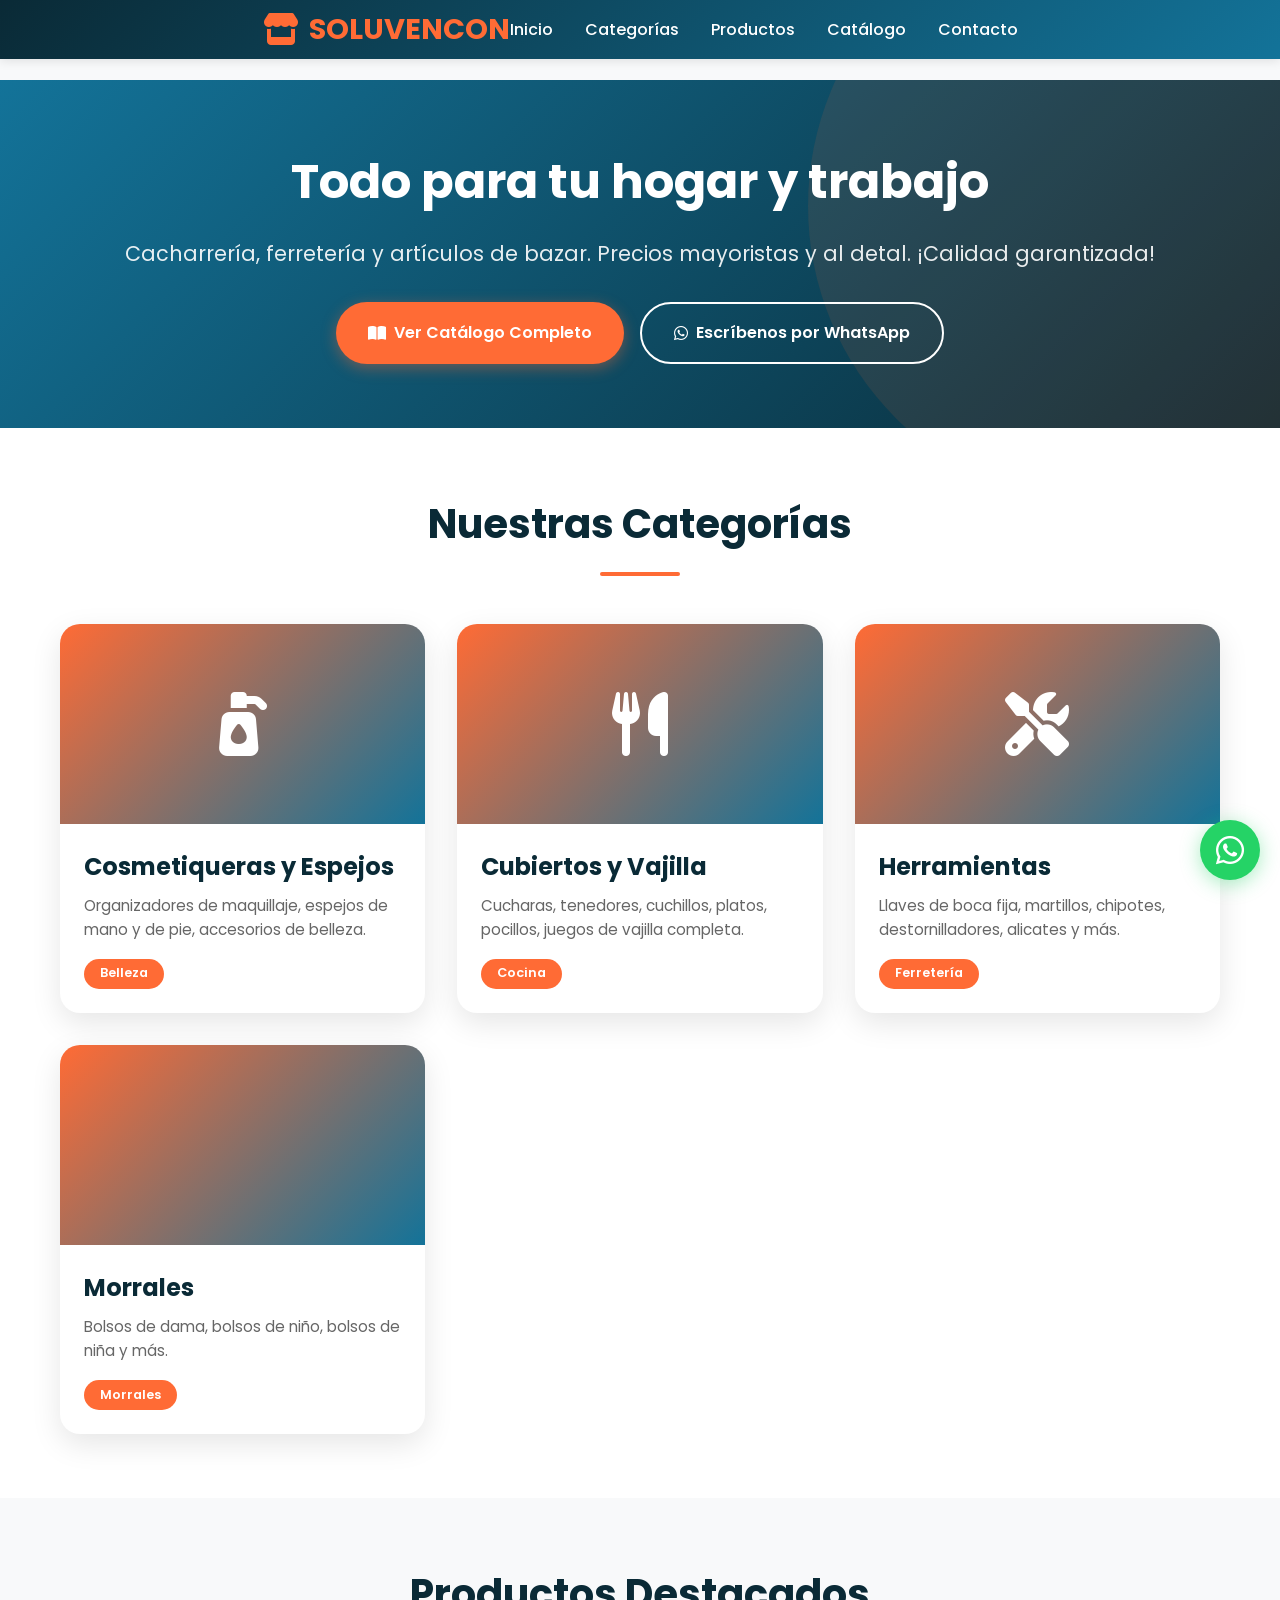
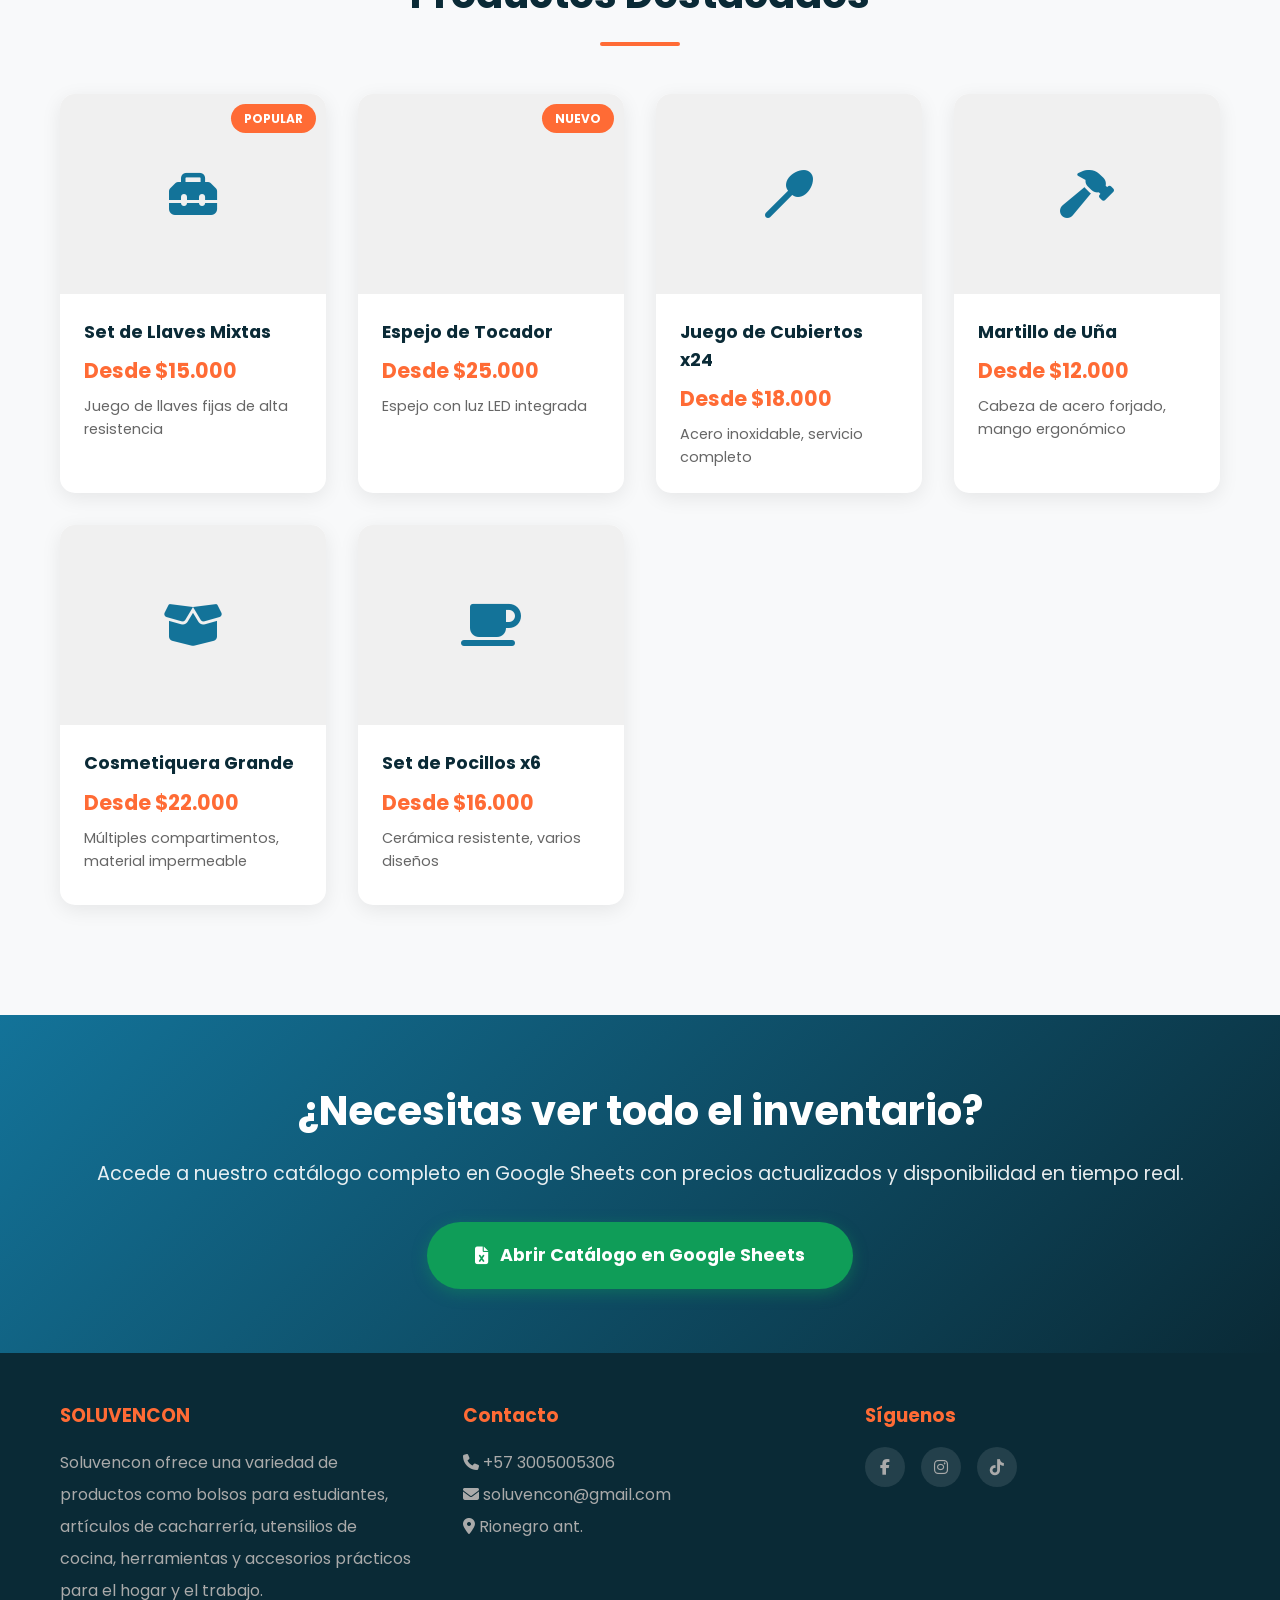
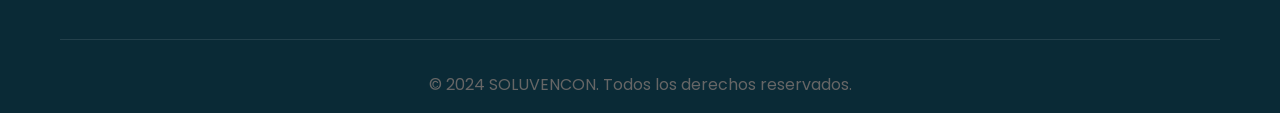
<file: INDEX.html>
<!DOCTYPE html>
<!-- 
  ============================================================================
  SOLUVENCON - Sitio Web de Cacharrería y Ferretería
  ============================================================================
  Descripción: Catálogo de productos para cacharrería, ferretería y bazar.
               Incluye secciones de categorías, productos destacados y 
               enlaces a catálogo en Google Sheets y WhatsApp.
  Autor: [Tu nombre]
  Versión: 1.0
  ============================================================================
-->
<html lang="es">
<head>
    <!-- Metadatos básicos del documento -->
    <meta charset="UTF-8">
    <meta name="viewport" content="width=device-width, initial-scale=1.0">
    
    <!-- SEO: Título y descripción para motores de búsqueda -->
    <title>SOLUVENCON - Cacharrería y Ferretería | Catálogo de Productos</title>
    <meta name="description" content="Cacharrería SOLUVENCON - Cosmetiqueras, espejos, cubiertos, vajilla, herramientas, llaves, martillos y más. Precios mayoristas y al detal.">
    
    <!-- 
      FUENTES EXTERNAS
      - Google Fonts: Poppins (pesos 300, 400, 600, 700)
      - Font Awesome 6.4.0: Iconos vectoriales
    -->
    <link href="https://fonts.googleapis.com/css2?family=Poppins:wght@300;400;600;700&display=swap" rel="stylesheet">
    <link rel="stylesheet" href="https://cdnjs.cloudflare.com/ajax/libs/font-awesome/6.4.0/css/all.min.css">
    
    <!-- ============================================================================
         HOJA DE ESTILOS EXTERNA
         ============================================================================ -->
    <link rel="stylesheet" href="css/styles.css">
</head>

<!-- ============================================================================
     CONTENIDO HTML DEL SITIO
     ============================================================================ -->
<body>

    <!-- ========================================================================
         HEADER / NAVEGACIÓN PRINCIPAL
         ======================================================================== -->
    <header>
        <nav class="container">
            <!-- Logo con enlace a inicio -->
            <a href="#" class="logo">
                <i class="fas fa-store"></i>
                SOLUVENCON
            </a>
            
            <!-- Menú de navegación (desktop) -->
            <ul class="nav-links">
                <li><a href="#inicio">Inicio</a></li>
                <li><a href="#categorias">Categorías</a></li>
                <li><a href="#productos">Productos</a></li>
                <li><a href="#catalogo">Catálogo</a></li>
                <li><a href="#contacto">Contacto</a></li>
            </ul>
            
            
             
            <!-- Botón de menú móvil (hamburguesa) -->
            <div class="mobile-menu">
                <i class="fas fa-bars"></i>
            </div>
        </nav>
    </header>

    <!-- ========================================================================
         SECCIÓN HERO (BANNER PRINCIPAL)
         Presentación de la empresa con llamadas a la acción
         ======================================================================== -->
    <section class="hero" id="inicio">
        <div class="container hero-content fade-in">
            <h1>Todo para tu hogar y trabajo</h1>
            <p>Cacharrería, ferretería y artículos de bazar. Precios mayoristas y al detal. ¡Calidad garantizada!</p>
            
            <!-- Botones de llamada a la acción -->
            <div class="cta-buttons">
                <a href="#catalogo" class="btn btn-primary">
                    <i class="fas fa-book-open"></i>
                    Ver Catálogo Completo
                </a>
                <a href="https://wa.me/573005005306" class="btn btn-secondary" target="_blank">
                    <i class="fab fa-whatsapp"></i>
                    Escríbenos por WhatsApp
                </a>
            </div>
        </div>
    </section>

    <!-- ========================================================================
         SECCIÓN DE CATEGORÍAS
         Muestra las 3 categorías principales de productos
         ======================================================================== -->
    <section class="categories" id="categorias">
        <div class="container">
            <h2 class="section-title">Nuestras Categorías</h2>
            
            <div class="category-grid"> 
                <!-- Categoría 1: Belleza -->
                <div class="category-card">
                    <div class="category-img">
                        <i class="fas fa-pump-soap"></i>
                    </div>
                    <div class="category-info">
                        <!-- Menú de navegación (pagina dentro de mi sitio) -->
                        <a href="./cosmetiqueras.html"><h3>Cosmetiqueras y Espejos</h3></a>
                        <p>Organizadores de maquillaje, espejos de mano y de pie, accesorios de belleza.</p>
                        <span class="category-tag">Belleza</span>
                    </div>
                </div>

                <!-- Categoría 2: Cocina -->
                <div class="category-card">
                    <div class="category-img">
                        <i class="fas fa-utensils"></i>
                    </div>
                    <div class="category-info">
                        <h3>Cubiertos y Vajilla</h3>
                        <p>Cucharas, tenedores, cuchillos, platos, pocillos, juegos de vajilla completa.</p>
                        <span class="category-tag">Cocina</span>
                    </div>
                </div>

                <!-- Categoría 3: Ferretería -->
                <div class="category-card">
                    <div class="category-img">
                        <i class="fas fa-tools"></i>
                    </div>
                    <div class="category-info">
                        <h3>Herramientas</h3>
                        <p>Llaves de boca fija, martillos, chipotes, destornilladores, alicates y más.</p>
                        <span class="category-tag">Ferretería</span>
                    </div>
                </div>

                <!-- Categoría 4: Morrales -->
                <div class="category-card">
                    <div class="category-img">
                        <i class="fas fa-backpacks"></i>
                    </div>
                    <div class="category-info">
                        <h3>Morrales</h3>
                        <p>Bolsos de dama, bolsos de niño, bolsos de niña y más.</p>
                        <span class="category-tag">Morrales</span>
                    </div>
                </div>
            </div>
        </div>
    </section>

    <!-- ========================================================================
         SECCIÓN DE PRODUCTOS DESTACADOS
         Muestra 6 productos populares con precios
         ======================================================================== -->
    <section class="products-preview" id="productos">
        <div class="container">
            <h2 class="section-title">Productos Destacados</h2>
            
            <div class="product-grid">
                <!-- Producto 1: Llaves -->
                <div class="product-card">
                    <div class="product-img">
                        <i class="fas fa-toolbox"></i>
                        <span class="product-badge">POPULAR</span>
                    </div>
                    <div class="product-info">
                        <h4>Set de Llaves Mixtas</h4>
                        <div class="product-price">Desde $15.000</div>
                        <p class="product-desc">Juego de llaves fijas de alta resistencia</p>
                    </div>
                </div>

                <!-- Producto 2: Espejo -->
                <div class="product-card">
                    <div class="product-img">
                        <i class="fas fa-mirror"></i>
                        <span class="product-badge">NUEVO</span>
                    </div>
                    <div class="product-info">
                        <h4>Espejo de Tocador</h4>
                        <div class="product-price">Desde $25.000</div>
                        <p class="product-desc">Espejo con luz LED integrada</p>
                    </div>
                </div>

                <!-- Producto 3: Cubiertos -->
                <div class="product-card">
                    <div class="product-img">
                        <i class="fas fa-utensil-spoon"></i>
                    </div>
                    <div class="product-info">
                        <h4>Juego de Cubiertos x24</h4>
                        <div class="product-price">Desde $18.000</div>
                        <p class="product-desc">Acero inoxidable, servicio completo</p>
                    </div>
                </div>

                <!-- Producto 4: Martillo -->
                <div class="product-card">
                    <div class="product-img">
                        <i class="fas fa-hammer"></i>
                    </div>
                    <div class="product-info">
                        <h4>Martillo de Uña</h4>
                        <div class="product-price">Desde $12.000</div>
                        <p class="product-desc">Cabeza de acero forjado, mango ergonómico</p>
                    </div>
                </div>

                <!-- Producto 5: Cosmetiquera -->
                <div class="product-card">
                    <div class="product-img">
                        <i class="fas fa-box-open"></i>
                    </div>
                    <div class="product-info">
                        <h4>Cosmetiquera Grande</h4>
                        <div class="product-price">Desde $22.000</div>
                        <p class="product-desc">Múltiples compartimentos, material impermeable</p>
                    </div>
                </div>

                <!-- Producto 6: Pocillos -->
                <div class="product-card">
                    <div class="product-img">
                        <i class="fas fa-coffee"></i>
                    </div>
                    <div class="product-info">
                        <h4>Set de Pocillos x6</h4>
                        <div class="product-price">Desde $16.000</div>
                        <p class="product-desc">Cerámica resistente, varios diseños</p>
                    </div>
                </div>
            </div>
        </div>
    </section>

    <!-- ========================================================================
         SECCIÓN DEL CATÁLOGO EN GOOGLE SHEETS
         Enlace al inventario completo
         ======================================================================== -->
    <section class="catalog-section" id="catalogo">
        <div class="container">
            <h2>¿Necesitas ver todo el inventario?</h2>
            <p>Accede a nuestro catálogo completo en Google Sheets con precios actualizados y disponibilidad en tiempo real.</p>
            
            <!-- IMPORTANTE: Reemplazar "TU_ID_AQUI" con el ID real del Google Sheet -->
            <a href="https://sites.google.com/view/soluvencon/inicio" target="_blank" class="sheets-btn">
                <i class="fas fa-file-excel"></i>
                Abrir Catálogo en Google Sheets
            </a>
        </div>
    </section>

    <!-- ========================================================================
         FOOTER (PIE DE PÁGINA)
         Información de contacto y redes sociales
         ======================================================================== -->
    <footer id="contacto">
        <div class="container">
            <div class="footer-content">
                <!-- Columna 1: Sobre la empresa -->
                <div class="footer-section">
                    <h3>SOLUVENCON</h3>
                    <p>Soluvencon ofrece una variedad de productos como bolsos para estudiantes, artículos de cacharrería, utensilios de cocina, herramientas y accesorios prácticos para el hogar y el trabajo.</p>
                </div>
                
                <!-- Columna 2: Información de contacto -->
                <div class="footer-section">
                    <h3>Contacto</h3>
                    <p><i class="fas fa-phone"></i> +57 3005005306</p>
                    <p><i class="fas fa-envelope"></i> soluvencon@gmail.com</p>
                    <p><i class="fas fa-map-marker-alt"></i> Rionegro ant.</p>
                </div>
                
                <!-- Columna 3: Redes sociales -->
                <div class="footer-section">
                    <h3>Síguenos</h3>
                    <div class="social-links">
                        <a href="https://www.facebook.com/share/1KBaaXVBQV/" target="_blank" title="Facebook"><i class="fab fa-facebook-f"></i></a>
                        <a href="https://www.instagram.com/soluvencon/" target="_blank" title="Instagram"><i class="fab fa-instagram"></i></a>
                        <a href="https://www.tiktok.com/@soluvencon" target="_blank" title="TikTok"><i class="fab fa-tiktok"></i></a>
                    </div>
                </div>
            </div>
            
            <!-- Barra de copyright -->
            <div class="footer-bottom">
                <p>&copy; 2024 SOLUVENCON. Todos los derechos reservados.</p>
            </div>
        </div>
    </footer>

    <!-- ========================================================================
         BOTÓN FLOTANTE DE WHATSAPP
         Siempre visible para contacto rápido
         ======================================================================== -->
    <!-- IMPORTANTE: Reemplazar "573XXXXXXXXX" con el número de WhatsApp real -->
    <a href="https://wa.me/573005005306" class="whatsapp-float" target="_blank" title="Escríbenos por WhatsApp">
        <i class="fab fa-whatsapp"></i>
    </a>
    <!-- ===========================================================
         ESTE ES EL SCRIPT DEL MENU EN VERSIO MOVIL 
         =========================================================-->
    <script>

        const menuBtn = document.querySelector(".mobile-menu");
        const navLinks = document.querySelector(".nav-links");

         menuBtn.addEventListener("click", () => {

         if(navLinks.style.display === "flex"){
        navLinks.style.display = "none";
         } else {
        navLinks.style.display = "flex";
        navLinks.style.flexDirection = "column";
        navLinks.style.position = "absolute";
        navLinks.style.top = "70px";
        navLinks.style.right = "20px";
        navLinks.style.background = "#1A1A2E";
        navLinks.style.padding = "20px";
        navLinks.style.borderRadius = "10px";
       }
      });

     </script>


</body>
</html>
</file>
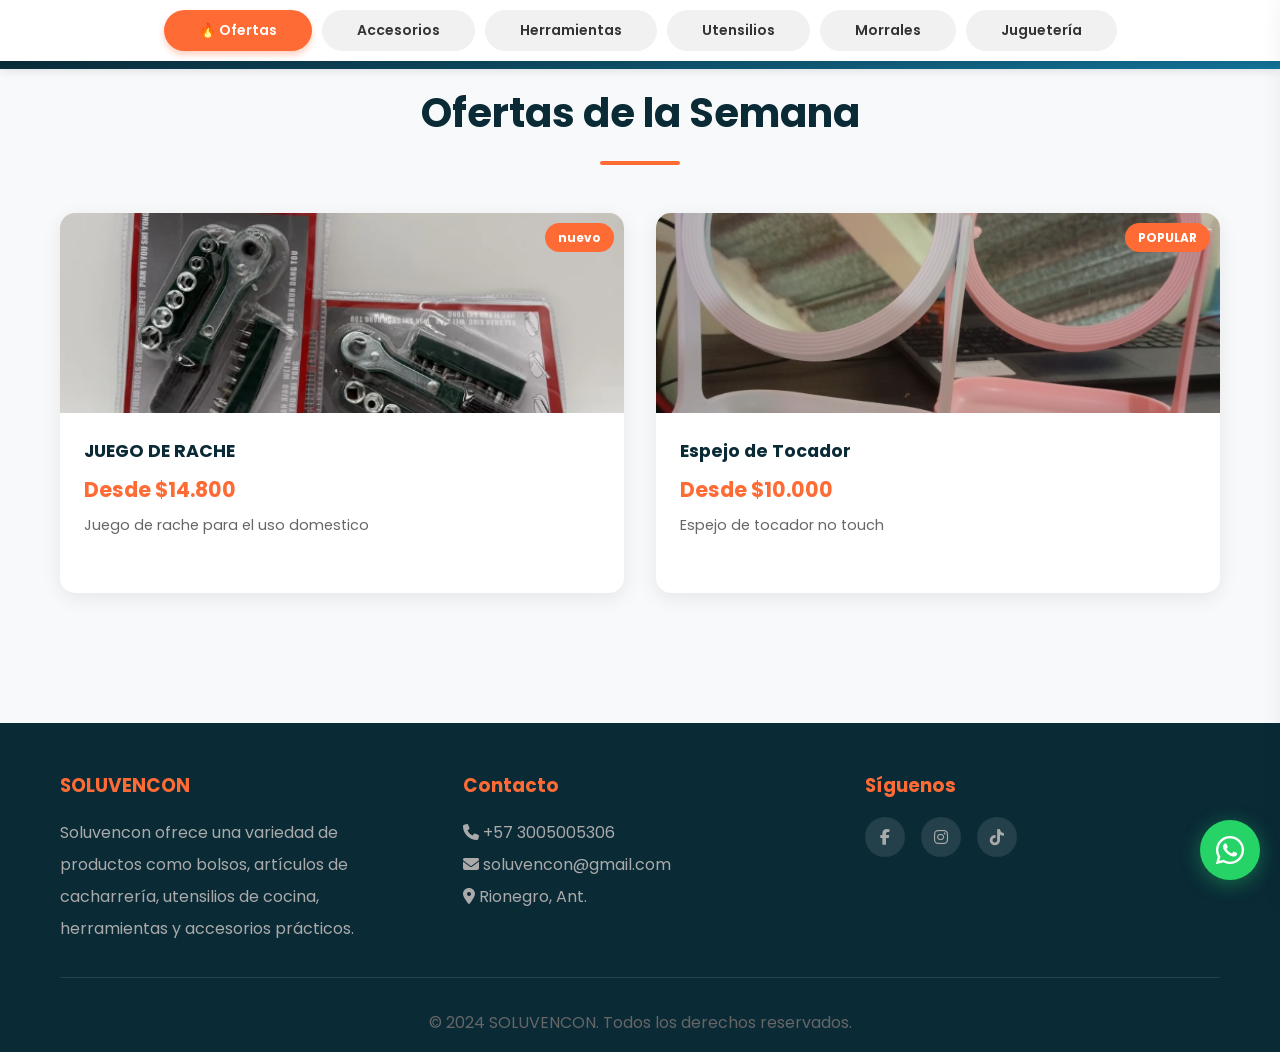
<file: index.html>
<!DOCTYPE html>
<html lang="es">

<head>
    <meta charset="UTF-8">
    <meta name="viewport" content="width=device-width, initial-scale=1.0">
    <title>SOLUVENCON - Cacharrería y Ferretería</title>
    <meta name="description" content="SOLUVENCON - Utensilios, Herramientas, Morrales. Precios mayoristas y al detal.">

    <!-- Primary Meta Tags -->
    <title>SOLUVENCON - Cacharrería y Ferretería</title>
    <meta name="title" content="SOLUVENCON - Cacharrería y Ferretería" />
    <meta name="description" content="Utensilios, Herramientas, Juguetería, Morrales. Precios mayoristas y al detal." />

    <!-- Open Graph / Facebook -->
    <meta property="og:type" content="website" />
    <meta property="og:url" content="https://soluvencon.github.io/soluvencon/" />
    <meta property="og:title" content="SOLUVENCON - Cacharrería y Ferretería" />
    <meta property="og:description"
        content="Utensilios, Herramientas, Juguetería, Morrales. Precios mayoristas y al detal." />
    <meta property="og:image"
        content="https://raw.githubusercontent.com/soluvencon/soluvencon/refs/heads/main/imagenes/soluvencon.png" />

    <!-- X (Twitter) -->
    <meta property="twitter:card" content="summary_large_image" />
    <meta property="twitter:url" content="https://soluvencon.github.io/soluvencon/" />
    <meta property="twitter:title" content="SOLUVENCON - Cacharrería y Ferretería" />
    <meta property="twitter:description"
        content="Utensilios, Herramientas, Juguetería, Morrales. Precios mayoristas y al detal." />
    <meta property="twitter:image"
        content="https://raw.githubusercontent.com/soluvencon/soluvencon/refs/heads/main/imagenes/soluvencon.png" />

    <!-- Meta Tags Generated with https://metatags.io -->


    <link href="https://fonts.googleapis.com/css2?family=Poppins:wght@300;400;600;700&display=swap" rel="stylesheet">
    <link rel="stylesheet" href="https://cdnjs.cloudflare.com/ajax/libs/font-awesome/6.4.0/css/all.min.css">
    <link rel="stylesheet" href="css/styles.css">
</head>

<body>

    <!-- HEADER LIMPIO -->
    <!-- HEADER CON BUSCADOR INTEGRADO -->
    <header>
        <nav class="container header-nav">
            <!-- Logo a la izquierda -->
            <a href="index.html" class="logo">
                <img src="imagenes/logo-1.png" alt="SOLUVENCON Logo" class="logo-img">
            </a>

            <!-- Buscador en el centro -->
            <div class="buscador-container">
                <div class="buscador-wrapper">
                    <i class="fas fa-search buscador-icono"></i>
                    <input type="text" id="buscadorInput" class="buscador-input" placeholder="Buscar productos..."
                        autocomplete="off">
                    <button id="buscadorLimpiar" class="buscador-limpiar" onclick="limpiarBusqueda()" title="Limpiar">
                        <i class="fas fa-times"></i>
                    </button>
                </div>
                <!-- Resultados en dropdown -->
                <div id="buscadorResultados" class="buscador-resultados"></div>
            </div>
        </nav>
    </header>

    <!-- ========================================================================
         LAS NUEVAS PESTAÑAS FIJAS (El secreto para tus clientes)
         ======================================================================== -->
    <div class="category-tabs-container">
        <div class="category-tabs">
            <button class="tab-btn active" onclick="cambiarPestana('ofertas', this)">🔥 Ofertas</button>
            <button class="tab-btn" onclick="cambiarPestana('Accesorios', this)">Accesorios</button>
            <button class="tab-btn" onclick="cambiarPestana('Herramientas', this)">Herramientas</button>
            <button class="tab-btn" onclick="cambiarPestana('Utensilios', this)">Utensilios</button>
            <button class="tab-btn" onclick="cambiarPestana('Morrales', this)">Morrales</button>
            <button class="tab-btn" onclick="cambiarPestana('Jugueteria', this)">Juguetería</button>
        </div>
    </div>

    <!-- ========================================================================
         CONTENEDOR PRINCIPAL (Aquí cambian las cosas sin recargar página)
         ======================================================================== -->
    <main class="container" style="margin-top: 20px; padding-bottom: 100px;">

        <!-- SECCIÓN DE OFERTAS (Se muestra por defecto) -->
        <section id="seccion-ofertas" class="seccion-contenido">
            <h2 class="section-title">Ofertas de la Semana</h2>
            <div class="product-grid">
                <!-- Producto 1 -->
                <div class="product-card">
                    <div class="product-img" onclick="abrirModal('imagenes/promo_herramienta.png')">
                        <img src="imagenes/promo_herramienta.png" alt="Llaves">
                        <span class="product-badge">nuevo</span>
                    </div>
                    <div class="product-info">
                        <h4>JUEGO DE RACHE</h4>
                        <div class="product-price">Desde $14.800</div>
                        <p class="product-desc">Juego de rache para el uso domestico</p>
                    </div>
                </div>
                <!-- Producto 2 -->
                <div class="product-card">
                    <div class="product-img" onclick="abrirModal('imagenes/promo_Espejos.jpg')">
                        <img src="imagenes/promo_Espejos.jpg" alt="Espejos">
                        <span class="product-badge">POPULAR</span>
                    </div>
                    <div class="product-info">
                        <h4>Espejo de Tocador</h4>
                        <div class="product-price">Desde $10.000</div>
                        <p class="product-desc">Espejo de tocador no touch</p>
                    </div>
                </div>
            </div>
        </section>

        <!-- SECCIÓN DE PRODUCTOS DINÁMICOS (Oculta al inicio, tu JS la llena) -->
        <section id="seccion-productos" class="seccion-contenido" style="display: none;">
            <h2 id="titulo-categoria" class="section-title">Categoría</h2>
            <div id="productos-grid" class="product-grid"></div>
        </section>

    </main>

    <!-- FOOTER -->
    <footer id="contacto">
        <div class="container">
            <div class="footer-content">
                <div class="footer-section">
                    <h3>SOLUVENCON</h3>
                    <p>Soluvencon ofrece una variedad de productos como bolsos, artículos de cacharrería, utensilios de
                        cocina, herramientas y accesorios prácticos.</p>
                </div>
                <div class="footer-section">
                    <h3>Contacto</h3>
                    <p><i class="fas fa-phone"></i> +57 3005005306</p>
                    <p><i class="fas fa-envelope"></i> soluvencon@gmail.com</p>
                    <p><i class="fas fa-map-marker-alt"></i> Rionegro, Ant.</p>
                </div>
                <div class="footer-section">
                    <h3>Síguenos</h3>
                    <div class="social-links">
                        <a href="https://www.facebook.com/share/1KBaaXVBQV/" target="_blank"><i
                                class="fab fa-facebook-f"></i></a>
                        <a href="https://www.instagram.com/soluvencon/" target="_blank"><i
                                class="fab fa-instagram"></i></a>
                        <a href="https://www.tiktok.com/@soluvencon" target="_blank"><i class="fab fa-tiktok"></i></a>
                    </div>
                </div>
            </div>
            <div class="footer-bottom">
                <p>&copy; 2024 SOLUVENCON. Todos los derechos reservados.</p>
            </div>
        </div>
    </footer>

    <!-- WHATSAPP FLOTANTE -->
    <a href="https://wa.me/5733005005306" class="whatsapp-float" target="_blank" title="Escríbenos por WhatsApp">
        <i class="fab fa-whatsapp"></i>
    </a>

    <!-- CARRITO FLOTANTE (Sin cambios, funciona igual) -->
    <div id="carrito-boton" class="carrito-flotante" onclick="toggleCarrito()">
        <i class="fas fa-shopping-bag"></i>
        <span id="carrito-contador" class="carrito-contador">0</span>
    </div>
    <div id="carrito-overlay" class="carrito-overlay" onclick="toggleCarrito()"></div>
    <div id="carrito-panel" class="carrito-panel">
        <div class="carrito-header">
            <h3><i class="fas fa-shopping-bag"></i> Tu Cotización</h3>
            <button class="carrito-cerrar" onclick="toggleCarrito()"><i class="fas fa-times"></i></button>
        </div>
        <div id="carrito-items" class="carrito-items">
            <div class="carrito-vacio"><i class="fas fa-shopping-basket"></i>
                <p>Selecciona productos para cotizar</p>
            </div>
        </div>
        <div class="carrito-footer">
            <div class="carrito-total"><span>Total:</span><span id="carrito-total">$0.00</span></div>
            <button class="btn-whatsapp-carrito" onclick="enviarCotizacion()"><i class="fab fa-whatsapp"></i> Enviar
                Cotización</button>
        </div>
    </div>

    <!-- Modal para ver imágenes -->
    <div id="modalImagen" class="modal-imagen" onclick="cerrarModal()">
        <span class="cerrar-modal" onclick="event.stopPropagation(); cerrarModal();">&times;</span>
        <img class="modal-contenido" id="imgModal" onclick="event.stopPropagation();">
    </div>

    <!-- ============================================
     BOTÓN VOLVER ARRIBA - Aparece después de 6 productos
     ============================================ -->
    <button id="btnVolverArriba" class="btn-volver-arriba" onclick="volverArriba()" aria-label="Volver arriba">
        <i class="fas fa-arrow-up"></i>
    </button>

    <!-- SCRIPT DE PRODUCTOS -->
    <script src="js/productos.js"></script>

    <!-- Script que controla las pestañas sin recargar -->
    <script>
        function cambiarPestana(tipo, botonClickeado) {
            // 1. Cambiar color al botón seleccionado
            document.querySelectorAll('.tab-btn').forEach(btn => btn.classList.remove('active'));
            botonClickeado.classList.add('active');

            const secOfertas = document.getElementById('seccion-ofertas');
            const secProductos = document.getElementById('seccion-productos');
            const tituloCategoria = document.getElementById('titulo-categoria');

            if (tipo === 'ofertas') {
                // Mostrar ofertas, ocultar productos
                secOfertas.style.display = 'block';
                secProductos.style.display = 'none';
            } else {
                // Ocultar ofertas, mostrar productos
                secOfertas.style.display = 'none';
                secProductos.style.display = 'block';
                tituloCategoria.textContent = tipo; // Cambia el título

                // Llamar a tu función mágica de la API
                inicializarProductos(tipo);

                // Hacer scroll suave hacia arriba para que vean los productos
                window.scrollTo({ top: 150, behavior: 'smooth' });
            }
        }
    </script>
    <!-- ============================================================
     ANUNCIO EMERGENTE SOLUVENCON - VERSIÓN NO INVASIVA
     ============================================================
     Este anuncio solo se muestra UNA VEZ por sesión de navegación.
     Usamos sessionStorage (se borra al cerrar la pestaña) para no 
     molestar al usuario con popups repetidos mientras navega.
     ============================================================ -->

    <!-- Estilos del Popup -->
    <!-- Estilos del Popup CORREGIDOS para que no se salga de la pantalla -->
    <!-- Estilos del Popup 100% Responsivo (Android, iOS, Chrome, Safari) -->
    <style>
        /* Overlay de fondo */
        .popup-overlay {
            position: fixed;
            inset: 0;
            background: rgba(0, 0, 0, 0.55);
            backdrop-filter: blur(4px);
            z-index: 9998;
            opacity: 0;
            visibility: hidden;
            transition: opacity 0.4s ease, visibility 0.4s ease;
        }

        .popup-overlay.mostrar {
            opacity: 1;
            visibility: visible;
        }

        /* Contenedor del popup - A PRUEBA DE FALLOS */
        .popup-anuncio {
            position: fixed;
            top: 50%;
            left: 50%;
            transform: translate(-50%, -50%) scale(0.9);
            z-index: 9999;
            width: 90%;
            max-width: 400px;

            /* LA MAGIA PARA TODOS LOS CELULARES: 
           85vh es para Chrome/Android viejos. 
           85dvh es para Safari/iOS y Chrome nuevos (calcula la pantalla real sin barras). */
            max-height: 85vh;
            max-height: 85dvh;

            background: #ffffff;
            border-radius: 20px;
            box-shadow: 0 25px 80px rgba(0, 0, 0, 0.35);
            overflow: hidden;
            opacity: 0;
            visibility: hidden;
            transition: all 0.35s ease;

            display: flex;
            flex-direction: column;
        }

        .popup-anuncio.mostrar {
            opacity: 1;
            visibility: visible;
            transform: translate(-50%, -50%) scale(1);
        }

        /* Barra superior decorativa */
        .popup-header-bar {
            height: 6px;
            background: linear-gradient(90deg, #FF6B35, #F7931E, #FFD23F);
            flex-shrink: 0;
            /* Evita que la barra se encoja */
        }

        /* Botón cerrar */
        .popup-cerrar {
            position: absolute;
            top: 14px;
            right: 14px;
            width: 40px;
            height: 40px;
            border: none;
            background: rgba(255, 255, 255, 0.9);
            border-radius: 50%;
            cursor: pointer;
            display: flex;
            align-items: center;
            justify-content: center;
            font-size: 22px;
            color: #333;
            transition: all 0.2s ease;
            z-index: 10;
            box-shadow: 0 2px 8px rgba(0, 0, 0, 0.2);
        }

        .popup-cerrar:hover {
            background: #dc3545;
            color: white;
            transform: rotate(90deg);
        }

        /* Imagen del producto - ADAPTATIVA */
        .popup-imagen-wrap {
            width: 100%;
            /* Ocupa el 35% del anuncio, pero nunca menos de 130px ni más de 200px */
            height: 35%;
            min-height: 130px;
            max-height: 200px;
            overflow: hidden;
            background: linear-gradient(135deg, #f8f9fa 0%, #e9ecef 100%);
            display: flex;
            align-items: center;
            justify-content: center;
            position: relative;
            flex-shrink: 0;
            /* Evita que la imagen se encoja */
        }

        .popup-imagen-wrap img {
            max-width: 80%;
            max-height: 80%;
            object-fit: contain;
        }

        /* Badge de oferta */
        .popup-badge {
            position: absolute;
            top: 12px;
            left: 12px;
            background: linear-gradient(135deg, #e74c3c, #c0392b);
            color: #fff;
            padding: 4px 12px;
            border-radius: 30px;
            font-size: 11px;
            font-weight: 700;
            text-transform: uppercase;
            letter-spacing: 0.5px;
            box-shadow: 0 4px 15px rgba(231, 76, 60, 0.4);
        }

        /* Contenido de texto - SOLUCIÓN AL ESPACIO VACÍO */
        .popup-contenido {
            padding: 16px 20px 22px;
            text-align: center;
            flex: 1;
            display: flex;
            flex-direction: column;
            /* CAMBIO CLAVE: En lugar de 'center' (que causa el hueco), 
           usamos 'space-between' para pegar el título arriba y el botón abajo */
            justify-content: space-between;
            overflow-y: auto;
            /* Solo hará scroll si en un celular diminuto no cabe */
        }

        /* Agrupamos la parte de arriba (títulos) */
        .popup-contenido .popup-subtitulo,
        .popup-contenido h2,
        .popup-contenido p {
            margin-bottom: 8px;
        }

        .popup-contenido h2 {
            font-family: 'Poppins', sans-serif;
            font-size: 20px;
            font-weight: 700;
            color: #1a1a2e;
            margin: 0;
            line-height: 1.2;
        }

        .popup-contenido .popup-subtitulo {
            font-family: 'Poppins', sans-serif;
            font-size: 11px;
            color: #FF6B35;
            font-weight: 600;
            text-transform: uppercase;
            letter-spacing: 1px;
        }

        .popup-contenido p {
            font-family: 'Poppins', sans-serif;
            font-size: 13px;
            color: #555;
            line-height: 1.4;
            margin: 4px 0 0 0;
        }

        /* Agrupamos la parte de abajo (botón y precio) */
        .popup-precio {
            font-family: 'Poppins', sans-serif;
            font-size: 24px;
            font-weight: 700;
            color: #27ae60;
            margin-top: 12px;
            margin-bottom: 10px;
        }

        .popup-precio span {
            font-size: 13px;
            color: #999;
            text-decoration: line-through;
            margin-left: 8px;
            font-weight: 400;
        }

        /* Botón CTA */
        .popup-btn {
            display: inline-flex;
            align-items: center;
            justify-content: center;
            gap: 8px;
            background: linear-gradient(135deg, #25D366, #128C7E);
            color: #fff;
            font-family: 'Poppins', sans-serif;
            font-size: 14px;
            font-weight: 600;
            padding: 12px 20px;
            border-radius: 50px;
            text-decoration: none;
            border: none;
            cursor: pointer;
            box-shadow: 0 8px 25px rgba(37, 211, 102, 0.35);
            transition: all 0.3s ease;
            width: 100%;
            /* Ocupa todo el ancho para que sea fácil darle click en el celular */
        }

        .popup-btn:hover {
            transform: translateY(-2px);
            box-shadow: 0 12px 35px rgba(37, 211, 102, 0.45);
        }

        .popup-btn i {
            font-size: 18px;
        }

        /* Texto secundario */
        .popup-nota {
            margin-top: 8px;
            font-size: 10px;
            color: #aaa;
            font-family: 'Poppins', sans-serif;
        }

        /* Ajustes ultra finos para celulares pequeñitos (Ej: iPhone SE, Moto G antiguos) */
        @media (max-width: 380px) {
            .popup-contenido h2 {
                font-size: 18px;
            }

            .popup-precio {
                font-size: 20px;
            }

            .popup-btn {
                font-size: 13px;
                padding: 10px 15px;
            }
        }
    </style>
    <!-- Estructura HTML del Popup -->
    <div id="popupOverlay" class="popup-overlay"></div>

    <div id="popupAnuncio" class="popup-anuncio">
        <div class="popup-header-bar"></div>

        <button class="popup-cerrar" onclick="cerrarPopup()" aria-label="Cerrar anuncio">
            <i class="fas fa-times"></i>
        </button>

        <div class="popup-imagen-wrap">
            <span class="popup-badge">🔥 Oferta Especial</span>
            <img src="imagenes/GORRA-VERDE.png" alt="Gorra Verde SOLUVENCON">
        </div>

        <div class="popup-contenido">
            <div class="popup-subtitulo">Promoción Exclusiva</div>
            <h2>¡Descuento en tu Primera Compra!</h2>
            <p>Compra bolsos, herramientas, utensilios y accesorios con precios especiales. ¡Aprovecha antes de que se
                acaben!</p>

            <div class="popup-precio">
                -15% OFF <span>En tu primer pedido </span>
            </div>
            <a href="https://wa.me/573005005306?text=Hola%20SOLUVENCON%2C%20vi%20el%20anuncio%20de%20la%20Gorra%20Verde%20y%20quiero%20cotizarla"
                class="popup-btn" target="_blank">
                <i class="fab fa-whatsapp"></i>
                Cotizar por WhatsApp
            </a>

            <p class="popup-nota">
                Promoción válida por tiempo limitado.
                <a href="terminos.html" target="_blank">Ver términos y condiciones</a>
            </p>
        </div>
    </div>

    <!-- Script de control del Popup -->
    <script>
        (function () {
            // Clave para sessionStorage - solo se muestra una vez por sesión
            const POPUP_VISTO_KEY = 'soluvencon_popup_gorra_visto';

            // Tiempo de espera antes de mostrar (en milisegundos)
            // 1500ms = 1.5 segundos después de cargar la página
            const DELAY_MS = 1500;

            function mostrarPopup() {
                const overlay = document.getElementById('popupOverlay');
                const popup = document.getElementById('popupAnuncio');

                if (overlay && popup) {
                    overlay.classList.add('mostrar');
                    popup.classList.add('mostrar');
                    document.body.style.overflow = 'hidden'; // Evita scroll de fondo
                }
            }

            function cerrarPopup() {
                const overlay = document.getElementById('popupOverlay');
                const popup = document.getElementById('popupAnuncio');

                if (overlay && popup) {
                    overlay.classList.remove('mostrar');
                    popup.classList.remove('mostrar');
                    document.body.style.overflow = ''; // Restaura scroll
                }
            }

            // Hacer la función global para que el botón de cerrar funcione
            window.cerrarPopup = cerrarPopup;

            // Cerrar al hacer clic en el overlay (fuera del popup)
            document.addEventListener('DOMContentLoaded', function () {
                const overlay = document.getElementById('popupOverlay');
                if (overlay) {
                    overlay.addEventListener('click', cerrarPopup);
                }

                // Cerrar con la tecla ESC
                document.addEventListener('keydown', function (e) {
                    if (e.key === 'Escape') {
                        cerrarPopup();
                    }
                });

                // Verificar si ya se mostró en esta sesión
                const yaVisto = sessionStorage.getItem(POPUP_VISTO_KEY);

                if (!yaVisto) {
                    // Mostrar después del delay
                    setTimeout(function () {
                        mostrarPopup();
                        // Marcar como visto para esta sesión
                        sessionStorage.setItem(POPUP_VISTO_KEY, 'true');
                    }, DELAY_MS);
                }
            });
        })();
    </script>
</body>

</html>
</file>
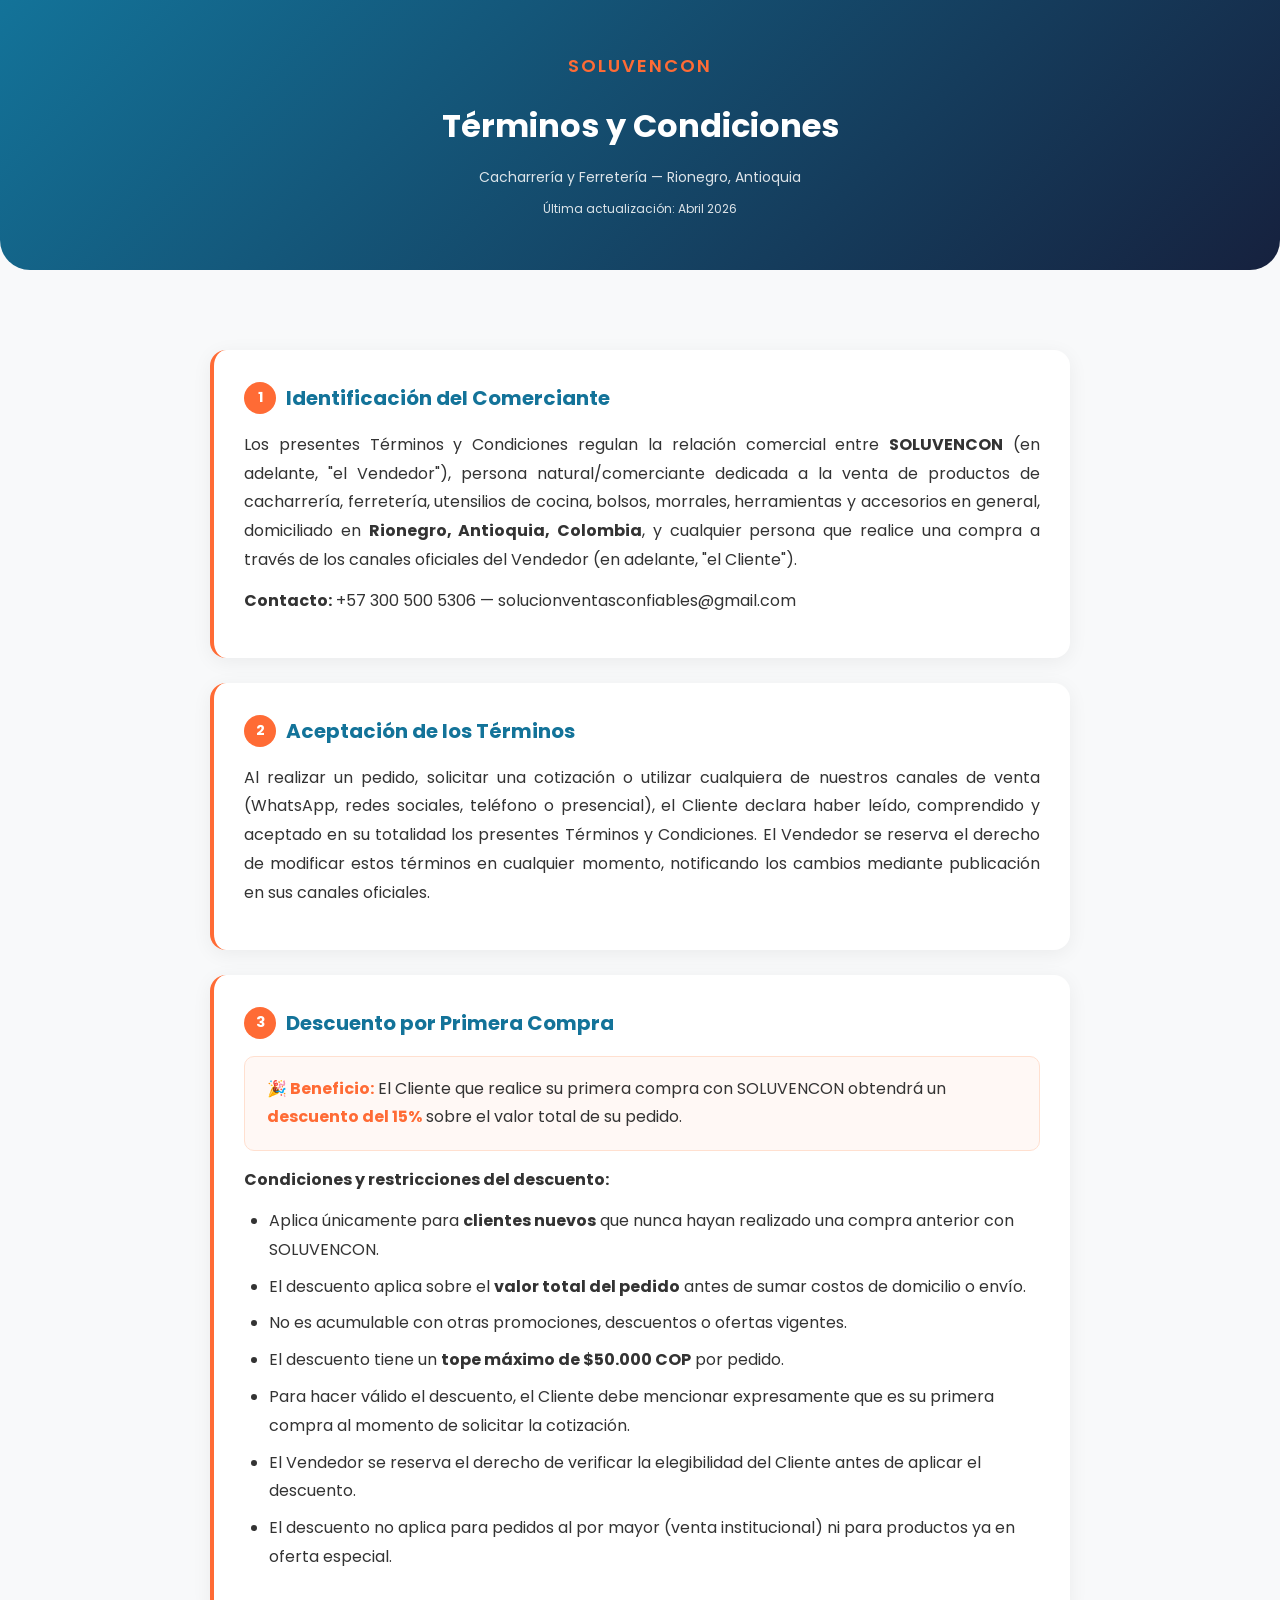
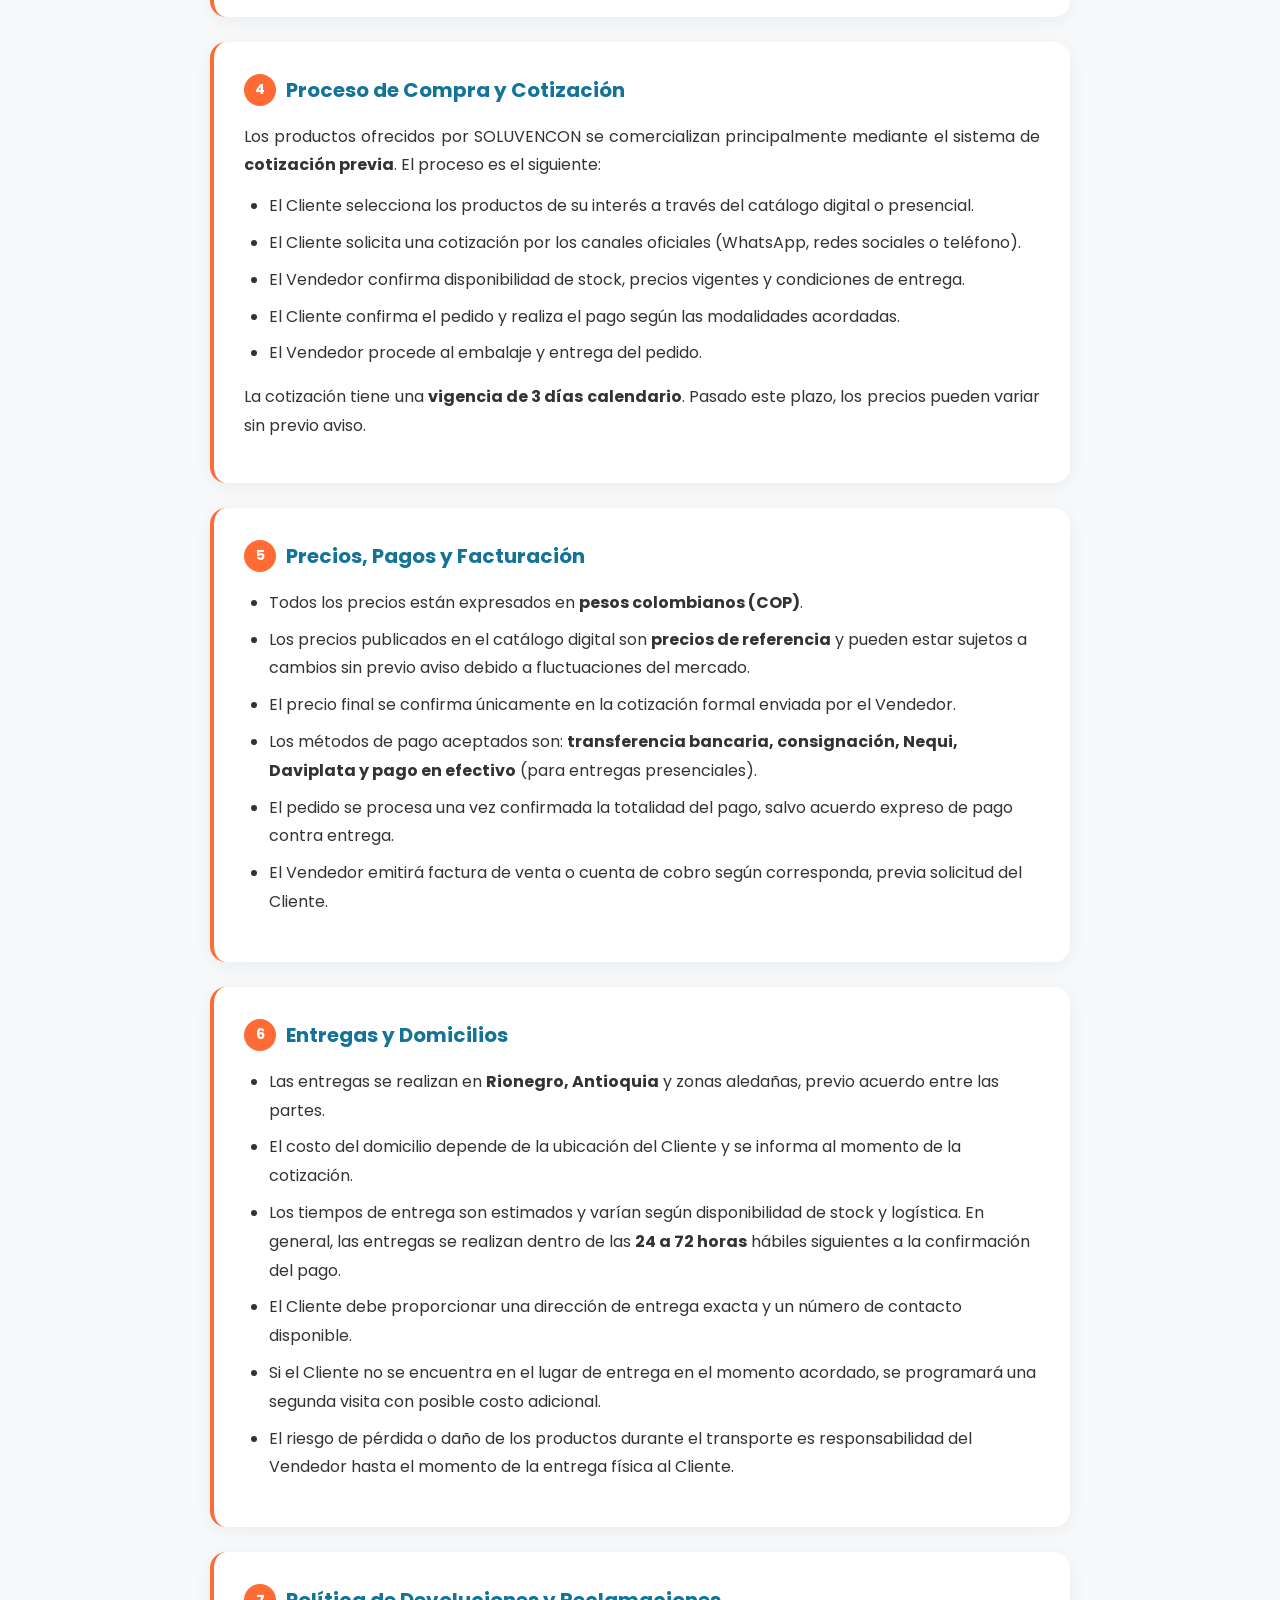
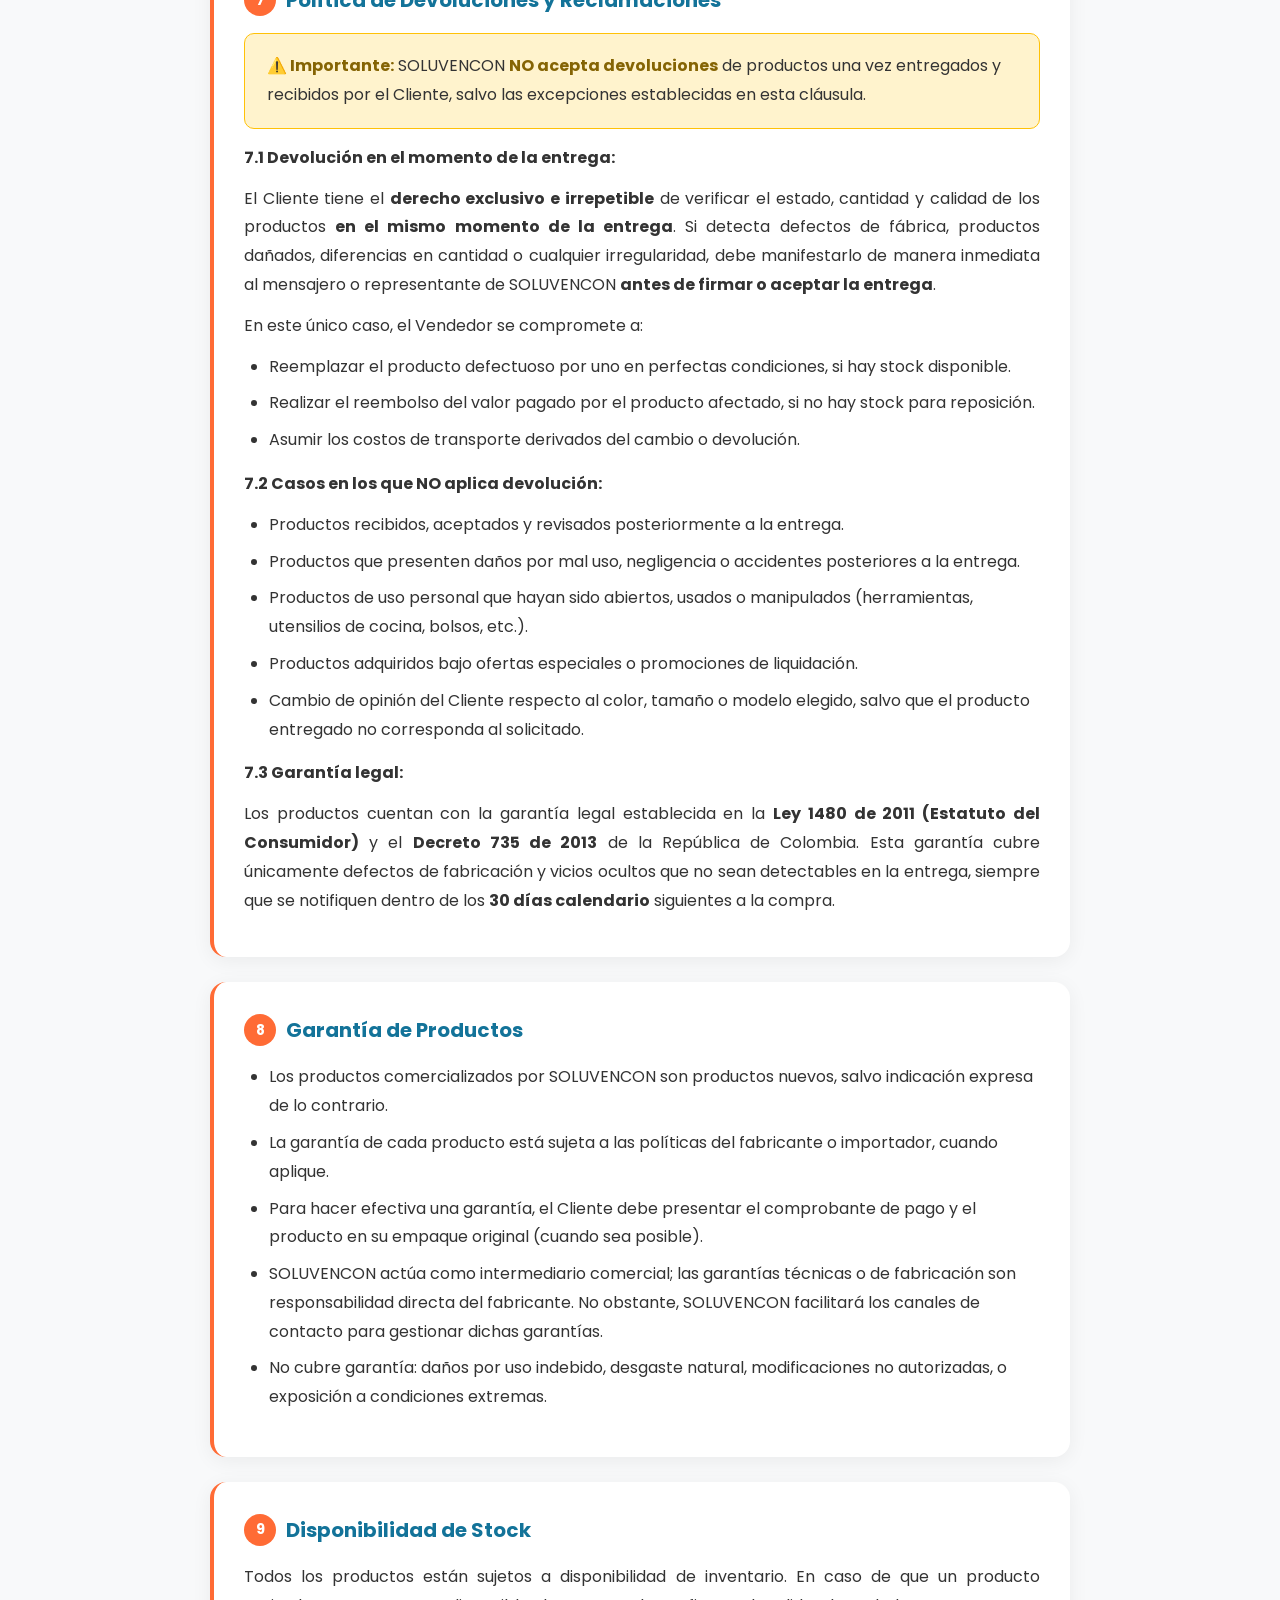
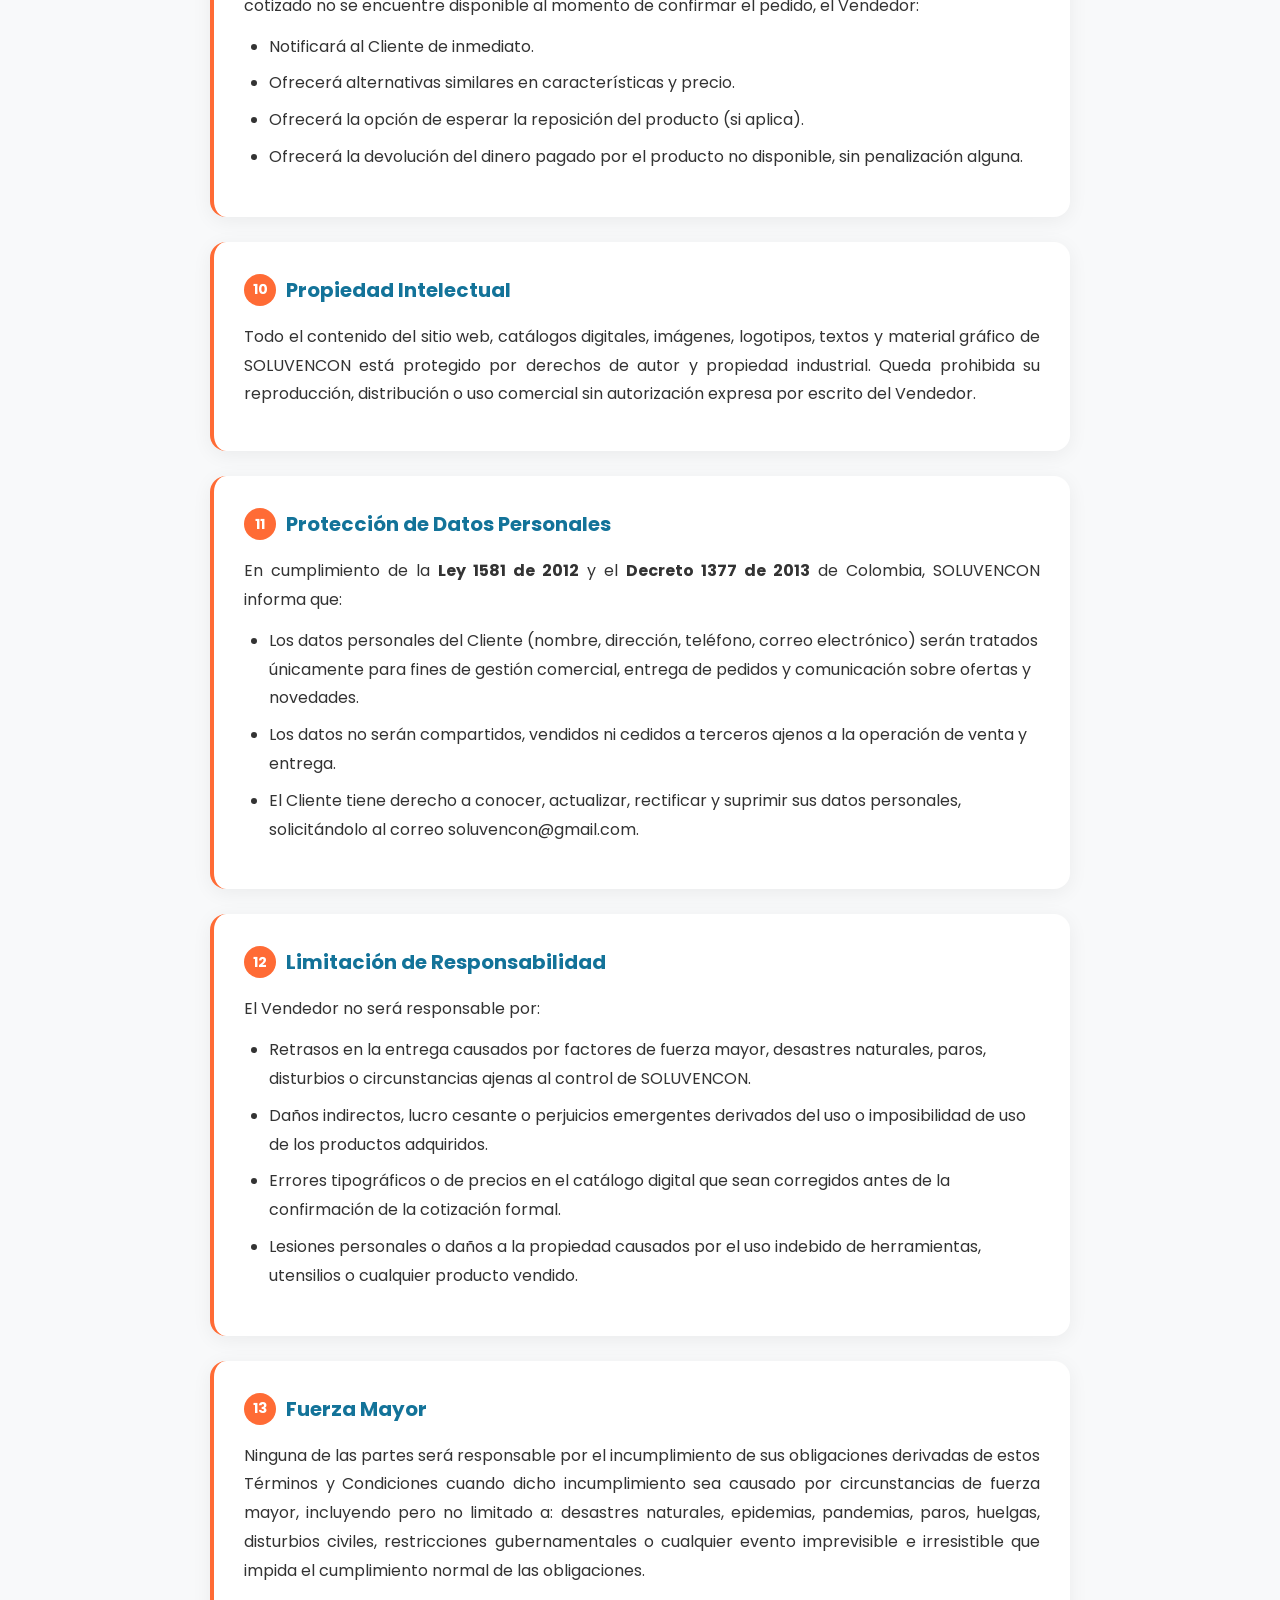
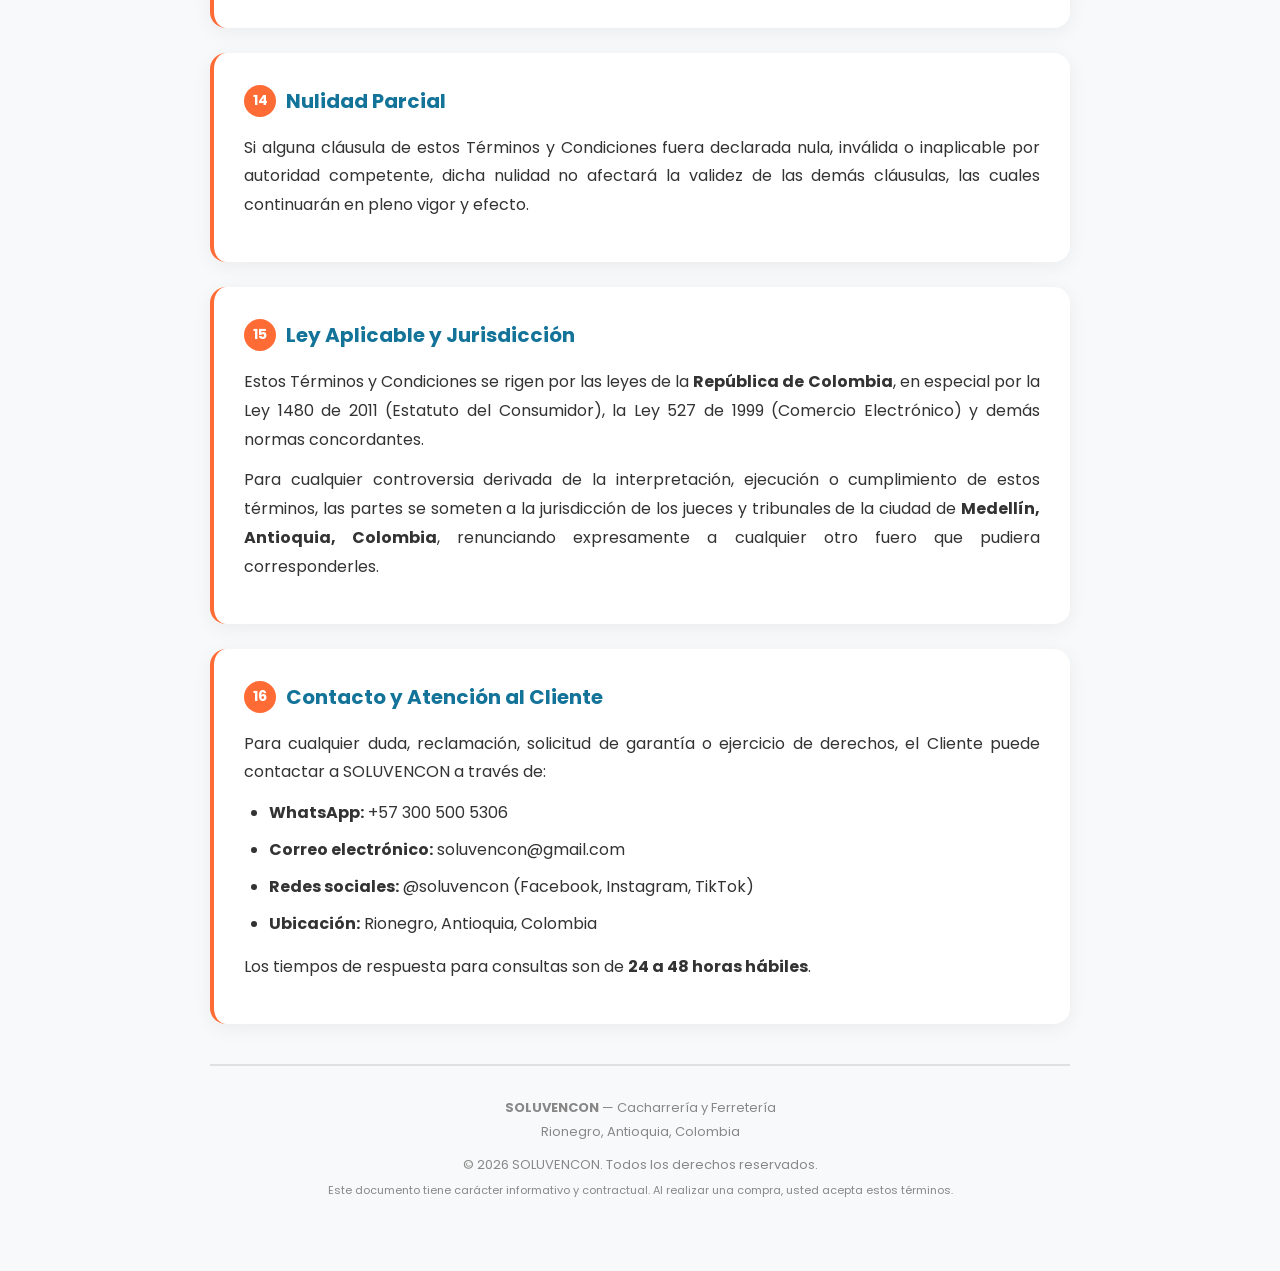
<file: terminos.html>
<!DOCTYPE html>
<html lang="es">
<head>
    <meta charset="UTF-8">
    <meta name="viewport" content="width=device-width, initial-scale=1.0">
    <title>Términos y Condiciones - SOLUVENCON</title>
    <link href="https://fonts.googleapis.com/css2?family=Poppins:wght@300;400;600;700&display=swap" rel="stylesheet">
    <style>
        :root {
            --color-primario: #137399;
            --color-secundario: #FF6B35;
            --color-texto: #333;
            --color-fondo: #f8f9fa;
            --color-borde: #e0e0e0;
        }

        * {
            margin: 0;
            padding: 0;
            box-sizing: border-box;
        }

        body {
            font-family: 'Poppins', sans-serif;
            background: var(--color-fondo);
            color: var(--color-texto);
            line-height: 1.8;
        }

        .container {
            max-width: 900px;
            margin: 0 auto;
            padding: 40px 20px;
        }

        /* Header */
        .header-terminos {
            text-align: center;
            padding: 50px 20px;
            background: linear-gradient(135deg, var(--color-primario) 0%, #16213e 100%);
            color: #fff;
            margin-bottom: 40px;
            border-radius: 0 0 30px 30px;
        }

        .header-terminos h1 {
            font-size: 32px;
            font-weight: 700;
            margin-bottom: 10px;
        }

        .header-terminos p {
            font-size: 14px;
            opacity: 0.85;
        }

        .header-terminos .logo-text {
            font-size: 18px;
            font-weight: 600;
            color: var(--color-secundario);
            margin-bottom: 15px;
            letter-spacing: 2px;
        }

        /* Secciones */
        .seccion-tyc {
            background: #fff;
            border-radius: 16px;
            padding: 30px;
            margin-bottom: 25px;
            box-shadow: 0 4px 20px rgba(0,0,0,0.06);
            border-left: 4px solid var(--color-secundario);
        }

        .seccion-tyc h2 {
            font-size: 20px;
            font-weight: 700;
            color: var(--color-primario);
            margin-bottom: 15px;
            display: flex;
            align-items: center;
            gap: 10px;
        }

        .seccion-tyc h2 .numero {
            display: inline-flex;
            align-items: center;
            justify-content: center;
            width: 32px;
            height: 32px;
            background: var(--color-secundario);
            color: #fff;
            border-radius: 50%;
            font-size: 14px;
            font-weight: 700;
            flex-shrink: 0;
        }

        .seccion-tyc p {
            margin-bottom: 12px;
            text-align: justify;
        }

        .seccion-tyc ul {
            margin-left: 25px;
            margin-bottom: 15px;
        }

        .seccion-tyc ul li {
            margin-bottom: 8px;
        }

        /* Destacados */
        .destacado {
            background: #fff8f5;
            border: 1px solid #ffe0d0;
            border-radius: 10px;
            padding: 18px 22px;
            margin: 15px 0;
        }

        .destacado strong {
            color: var(--color-secundario);
        }

        .alerta {
            background: #fff3cd;
            border: 1px solid #ffc107;
            border-radius: 10px;
            padding: 18px 22px;
            margin: 15px 0;
        }

        .alerta strong {
            color: #856404;
        }

        /* Footer del documento */
        .footer-terminos {
            text-align: center;
            padding: 30px;
            margin-top: 40px;
            border-top: 2px solid var(--color-borde);
            color: #888;
            font-size: 13px;
        }

        .footer-terminos a {
            color: var(--color-secundario);
            text-decoration: none;
        }

        /* Responsive */
        @media (max-width: 600px) {
            .header-terminos h1 {
                font-size: 24px;
            }
            .seccion-tyc {
                padding: 20px;
            }
            .seccion-tyc h2 {
                font-size: 17px;
            }
        }
    </style>
</head>
<body>

<div class="header-terminos">
    <div class="logo-text">SOLUVENCON</div>
    <h1>Términos y Condiciones</h1>
    <p>Cacharrería y Ferretería &mdash; Rionegro, Antioquia</p>
    <p style="margin-top:8px; font-size:12px;">Última actualización: Abril 2026</p>
</div>

<div class="container">

    <!-- 1. IDENTIFICACIÓN -->
    <div class="seccion-tyc">
        <h2><span class="numero">1</span> Identificación del Comerciante</h2>
        <p>Los presentes Términos y Condiciones regulan la relación comercial entre <strong>SOLUVENCON</strong> (en adelante, "el Vendedor"), persona natural/comerciante dedicada a la venta de productos de cacharrería, ferretería, utensilios de cocina, bolsos, morrales, herramientas y accesorios en general, domiciliado en <strong>Rionegro, Antioquia, Colombia</strong>, y cualquier persona que realice una compra a través de los canales oficiales del Vendedor (en adelante, "el Cliente").</p>
        <p><strong>Contacto:</strong> +57 300 500 5306 &mdash; solucionventasconfiables@gmail.com</p>
    </div>

    <!-- 2. ACEPTACIÓN -->
    <div class="seccion-tyc">
        <h2><span class="numero">2</span> Aceptación de los Términos</h2>
        <p>Al realizar un pedido, solicitar una cotización o utilizar cualquiera de nuestros canales de venta (WhatsApp, redes sociales, teléfono o presencial), el Cliente declara haber leído, comprendido y aceptado en su totalidad los presentes Términos y Condiciones. El Vendedor se reserva el derecho de modificar estos términos en cualquier momento, notificando los cambios mediante publicación en sus canales oficiales.</p>
    </div>

    <!-- 3. DESCUENTO PRIMERA COMPRA -->
    <div class="seccion-tyc">
        <h2><span class="numero">3</span> Descuento por Primera Compra</h2>
        <div class="destacado">
            <strong>🎉 Beneficio:</strong> El Cliente que realice su primera compra con SOLUVENCON obtendrá un <strong>descuento del 15%</strong> sobre el valor total de su pedido.
        </div>
        <p><strong>Condiciones y restricciones del descuento:</strong></p>
        <ul>
            <li>Aplica únicamente para <strong>clientes nuevos</strong> que nunca hayan realizado una compra anterior con SOLUVENCON.</li>
            <li>El descuento aplica sobre el <strong>valor total del pedido</strong> antes de sumar costos de domicilio o envío.</li>
            <li>No es acumulable con otras promociones, descuentos o ofertas vigentes.</li>
            <li>El descuento tiene un <strong>tope máximo de $50.000 COP</strong> por pedido.</li>
            <li>Para hacer válido el descuento, el Cliente debe mencionar expresamente que es su primera compra al momento de solicitar la cotización.</li>
            <li>El Vendedor se reserva el derecho de verificar la elegibilidad del Cliente antes de aplicar el descuento.</li>
            <li>El descuento no aplica para pedidos al por mayor (venta institucional) ni para productos ya en oferta especial.</li>
        </ul>
    </div>

    <!-- 4. PROCESO DE COMPRA -->
    <div class="seccion-tyc">
        <h2><span class="numero">4</span> Proceso de Compra y Cotización</h2>
        <p>Los productos ofrecidos por SOLUVENCON se comercializan principalmente mediante el sistema de <strong>cotización previa</strong>. El proceso es el siguiente:</p>
        <ul>
            <li>El Cliente selecciona los productos de su interés a través del catálogo digital o presencial.</li>
            <li>El Cliente solicita una cotización por los canales oficiales (WhatsApp, redes sociales o teléfono).</li>
            <li>El Vendedor confirma disponibilidad de stock, precios vigentes y condiciones de entrega.</li>
            <li>El Cliente confirma el pedido y realiza el pago según las modalidades acordadas.</li>
            <li>El Vendedor procede al embalaje y entrega del pedido.</li>
        </ul>
        <p>La cotización tiene una <strong>vigencia de 3 días calendario</strong>. Pasado este plazo, los precios pueden variar sin previo aviso.</p>
    </div>

    <!-- 5. PRECIOS Y PAGOS -->
    <div class="seccion-tyc">
        <h2><span class="numero">5</span> Precios, Pagos y Facturación</h2>
        <ul>
            <li>Todos los precios están expresados en <strong>pesos colombianos (COP)</strong>.</li>
            <li>Los precios publicados en el catálogo digital son <strong>precios de referencia</strong> y pueden estar sujetos a cambios sin previo aviso debido a fluctuaciones del mercado.</li>
            <li>El precio final se confirma únicamente en la cotización formal enviada por el Vendedor.</li>
            <li>Los métodos de pago aceptados son: <strong>transferencia bancaria, consignación, Nequi, Daviplata y pago en efectivo</strong> (para entregas presenciales).</li>
            <li>El pedido se procesa una vez confirmada la totalidad del pago, salvo acuerdo expreso de pago contra entrega.</li>
            <li>El Vendedor emitirá factura de venta o cuenta de cobro según corresponda, previa solicitud del Cliente.</li>
        </ul>
    </div>

    <!-- 6. ENTREGAS -->
    <div class="seccion-tyc">
        <h2><span class="numero">6</span> Entregas y Domicilios</h2>
        <ul>
            <li>Las entregas se realizan en <strong>Rionegro, Antioquia</strong> y zonas aledañas, previo acuerdo entre las partes.</li>
            <li>El costo del domicilio depende de la ubicación del Cliente y se informa al momento de la cotización.</li>
            <li>Los tiempos de entrega son estimados y varían según disponibilidad de stock y logística. En general, las entregas se realizan dentro de las <strong>24 a 72 horas</strong> hábiles siguientes a la confirmación del pago.</li>
            <li>El Cliente debe proporcionar una dirección de entrega exacta y un número de contacto disponible.</li>
            <li>Si el Cliente no se encuentra en el lugar de entrega en el momento acordado, se programará una segunda visita con posible costo adicional.</li>
            <li>El riesgo de pérdida o daño de los productos durante el transporte es responsabilidad del Vendedor hasta el momento de la entrega física al Cliente.</li>
        </ul>
    </div>

    <!-- 7. DEVOLUCIONES (PUNTO CLAVE DEL USUARIO) -->
    <div class="seccion-tyc">
        <h2><span class="numero">7</span> Política de Devoluciones y Reclamaciones</h2>
        <div class="alerta">
            <strong>⚠️ Importante:</strong> SOLUVENCON <strong>NO acepta devoluciones</strong> de productos una vez entregados y recibidos por el Cliente, salvo las excepciones establecidas en esta cláusula.
        </div>
        <p><strong>7.1 Devolución en el momento de la entrega:</strong></p>
        <p>El Cliente tiene el <strong>derecho exclusivo e irrepetible</strong> de verificar el estado, cantidad y calidad de los productos <strong>en el mismo momento de la entrega</strong>. Si detecta defectos de fábrica, productos dañados, diferencias en cantidad o cualquier irregularidad, debe manifestarlo de manera inmediata al mensajero o representante de SOLUVENCON <strong>antes de firmar o aceptar la entrega</strong>.</p>
        <p>En este único caso, el Vendedor se compromete a:</p>
        <ul>
            <li>Reemplazar el producto defectuoso por uno en perfectas condiciones, si hay stock disponible.</li>
            <li>Realizar el reembolso del valor pagado por el producto afectado, si no hay stock para reposición.</li>
            <li>Asumir los costos de transporte derivados del cambio o devolución.</li>
        </ul>
        <p><strong>7.2 Casos en los que NO aplica devolución:</strong></p>
        <ul>
            <li>Productos recibidos, aceptados y revisados posteriormente a la entrega.</li>
            <li>Productos que presenten daños por mal uso, negligencia o accidentes posteriores a la entrega.</li>
            <li>Productos de uso personal que hayan sido abiertos, usados o manipulados (herramientas, utensilios de cocina, bolsos, etc.).</li>
            <li>Productos adquiridos bajo ofertas especiales o promociones de liquidación.</li>
            <li>Cambio de opinión del Cliente respecto al color, tamaño o modelo elegido, salvo que el producto entregado no corresponda al solicitado.</li>
        </ul>
        <p><strong>7.3 Garantía legal:</strong></p>
        <p>Los productos cuentan con la garantía legal establecida en la <strong>Ley 1480 de 2011 (Estatuto del Consumidor)</strong> y el <strong>Decreto 735 de 2013</strong> de la República de Colombia. Esta garantía cubre únicamente defectos de fabricación y vicios ocultos que no sean detectables en la entrega, siempre que se notifiquen dentro de los <strong>30 días calendario</strong> siguientes a la compra.</p>
    </div>

    <!-- 8. GARANTÍA -->
    <div class="seccion-tyc">
        <h2><span class="numero">8</span> Garantía de Productos</h2>
        <ul>
            <li>Los productos comercializados por SOLUVENCON son productos nuevos, salvo indicación expresa de lo contrario.</li>
            <li>La garantía de cada producto está sujeta a las políticas del fabricante o importador, cuando aplique.</li>
            <li>Para hacer efectiva una garantía, el Cliente debe presentar el comprobante de pago y el producto en su empaque original (cuando sea posible).</li>
            <li>SOLUVENCON actúa como intermediario comercial; las garantías técnicas o de fabricación son responsabilidad directa del fabricante. No obstante, SOLUVENCON facilitará los canales de contacto para gestionar dichas garantías.</li>
            <li>No cubre garantía: daños por uso indebido, desgaste natural, modificaciones no autorizadas, o exposición a condiciones extremas.</li>
        </ul>
    </div>

    <!-- 9. DISPONIBILIDAD -->
    <div class="seccion-tyc">
        <h2><span class="numero">9</span> Disponibilidad de Stock</h2>
        <p>Todos los productos están sujetos a disponibilidad de inventario. En caso de que un producto cotizado no se encuentre disponible al momento de confirmar el pedido, el Vendedor:</p>
        <ul>
            <li>Notificará al Cliente de inmediato.</li>
            <li>Ofrecerá alternativas similares en características y precio.</li>
            <li>Ofrecerá la opción de esperar la reposición del producto (si aplica).</li>
            <li>Ofrecerá la devolución del dinero pagado por el producto no disponible, sin penalización alguna.</li>
        </ul>
    </div>

    <!-- 10. PROPIEDAD INTELECTUAL -->
    <div class="seccion-tyc">
        <h2><span class="numero">10</span> Propiedad Intelectual</h2>
        <p>Todo el contenido del sitio web, catálogos digitales, imágenes, logotipos, textos y material gráfico de SOLUVENCON está protegido por derechos de autor y propiedad industrial. Queda prohibida su reproducción, distribución o uso comercial sin autorización expresa por escrito del Vendedor.</p>
    </div>

    <!-- 11. PROTECCIÓN DE DATOS -->
    <div class="seccion-tyc">
        <h2><span class="numero">11</span> Protección de Datos Personales</h2>
        <p>En cumplimiento de la <strong>Ley 1581 de 2012</strong> y el <strong>Decreto 1377 de 2013</strong> de Colombia, SOLUVENCON informa que:</p>
        <ul>
            <li>Los datos personales del Cliente (nombre, dirección, teléfono, correo electrónico) serán tratados únicamente para fines de gestión comercial, entrega de pedidos y comunicación sobre ofertas y novedades.</li>
            <li>Los datos no serán compartidos, vendidos ni cedidos a terceros ajenos a la operación de venta y entrega.</li>
            <li>El Cliente tiene derecho a conocer, actualizar, rectificar y suprimir sus datos personales, solicitándolo al correo soluvencon@gmail.com.</li>
        </ul>
    </div>

    <!-- 12. LIMITACIÓN DE RESPONSABILIDAD -->
    <div class="seccion-tyc">
        <h2><span class="numero">12</span> Limitación de Responsabilidad</h2>
        <p>El Vendedor no será responsable por:</p>
        <ul>
            <li>Retrasos en la entrega causados por factores de fuerza mayor, desastres naturales, paros, disturbios o circunstancias ajenas al control de SOLUVENCON.</li>
            <li>Daños indirectos, lucro cesante o perjuicios emergentes derivados del uso o imposibilidad de uso de los productos adquiridos.</li>
            <li>Errores tipográficos o de precios en el catálogo digital que sean corregidos antes de la confirmación de la cotización formal.</li>
            <li>Lesiones personales o daños a la propiedad causados por el uso indebido de herramientas, utensilios o cualquier producto vendido.</li>
        </ul>
    </div>

    <!-- 13. FUERZA MAYOR -->
    <div class="seccion-tyc">
        <h2><span class="numero">13</span> Fuerza Mayor</h2>
        <p>Ninguna de las partes será responsable por el incumplimiento de sus obligaciones derivadas de estos Términos y Condiciones cuando dicho incumplimiento sea causado por circunstancias de fuerza mayor, incluyendo pero no limitado a: desastres naturales, epidemias, pandemias, paros, huelgas, disturbios civiles, restricciones gubernamentales o cualquier evento imprevisible e irresistible que impida el cumplimiento normal de las obligaciones.</p>
    </div>

    <!-- 14. NULIDAD PARCIAL -->
    <div class="seccion-tyc">
        <h2><span class="numero">14</span> Nulidad Parcial</h2>
        <p>Si alguna cláusula de estos Términos y Condiciones fuera declarada nula, inválida o inaplicable por autoridad competente, dicha nulidad no afectará la validez de las demás cláusulas, las cuales continuarán en pleno vigor y efecto.</p>
    </div>

    <!-- 15. LEY APLICABLE -->
    <div class="seccion-tyc">
        <h2><span class="numero">15</span> Ley Aplicable y Jurisdicción</h2>
        <p>Estos Términos y Condiciones se rigen por las leyes de la <strong>República de Colombia</strong>, en especial por la Ley 1480 de 2011 (Estatuto del Consumidor), la Ley 527 de 1999 (Comercio Electrónico) y demás normas concordantes.</p>
        <p>Para cualquier controversia derivada de la interpretación, ejecución o cumplimiento de estos términos, las partes se someten a la jurisdicción de los jueces y tribunales de la ciudad de <strong>Medellín, Antioquia, Colombia</strong>, renunciando expresamente a cualquier otro fuero que pudiera corresponderles.</p>
    </div>

    <!-- 16. CONTACTO -->
    <div class="seccion-tyc">
        <h2><span class="numero">16</span> Contacto y Atención al Cliente</h2>
        <p>Para cualquier duda, reclamación, solicitud de garantía o ejercicio de derechos, el Cliente puede contactar a SOLUVENCON a través de:</p>
        <ul>
            <li><strong>WhatsApp:</strong> +57 300 500 5306</li>
            <li><strong>Correo electrónico:</strong> soluvencon@gmail.com</li>
            <li><strong>Redes sociales:</strong> @soluvencon (Facebook, Instagram, TikTok)</li>
            <li><strong>Ubicación:</strong> Rionegro, Antioquia, Colombia</li>
        </ul>
        <p>Los tiempos de respuesta para consultas son de <strong>24 a 48 horas hábiles</strong>.</p>
    </div>

    <div class="footer-terminos">
        <p><strong>SOLUVENCON</strong> &mdash; Cacharrería y Ferretería</p>
        <p>Rionegro, Antioquia, Colombia</p>
        <p style="margin-top:10px;">© 2026 SOLUVENCON. Todos los derechos reservados.</p>
        <p style="margin-top:5px; font-size:11px;">Este documento tiene carácter informativo y contractual. Al realizar una compra, usted acepta estos términos.</p>
    </div>

</div>

</body>
</html>
</file>
<file: css/styles.css>
/* ============================================================================
   SOLUVENCON - HOJA DE ESTILOS PRINCIPAL
   ============================================================================ */

/* -------------------------------------------------------------------------
   1. VARIABLES Y CONFIGURACIÓN BASE actualizado
   ------------------------------------------------------------------------- */
:root {
    --primary: #FF6B35;      /* Naranja cálido */
    --secondary: #137399;    /* Azul oscuro 137399 */
    --accent: #F7C59F;       /* Melocotón claro */
    --dark: #0a2a36;         /* Azul muy oscuro 0a2a36 */
    --light: #F8F9FA;        /* Gris muy claro */
    --white: #FFFFFF;        /* Blanco puro */
}

/* Reset universal: elimina márgenes y padding por defecto de todos los elementos */
* {
    margin: 0;
    padding: 0;
    box-sizing: border-box;
}
/* ============================================================================
   ESTILOS PARA EL LOGO SOLUVENCON
   ============================================================================ */

.logo {
    display: flex;
    align-items: center;
    text-decoration: none;
}

.logo-img {
    /* Ajusta el tamaño según necesites */
    height: 50px;
    width: auto;
    
    /* Mantiene la calidad de la imagen */
    object-fit: contain;
    
    /* Espaciado si es necesario */
    margin-right: 10px;
}

/* Si quieres que el logo tenga un efecto hover */
.logo:hover .logo-img {
    transform: scale(1.05);
    transition: transform 0.4s ease;
}

/* Para móviles - ajusta el tamaño en pantallas pequeñas */
@media (max-width: 768px) {
    .logo-img {
        height: 40px;
    }
}

body {
    font-family: 'Poppins', sans-serif;
    line-height: 1.6;
    color: var(--dark);
    background-color: var(--light);
}

/* -------------------------------------------------------------------------
   2. UTILIDADES Y CONTENEDORES
   ------------------------------------------------------------------------- */
.container {
    max-width: 1200px;
    margin: 0 auto;
    padding: 0 20px;
}

/* -------------------------------------------------------------------------
   3. NAVEGACIÓN
   ------------------------------------------------------------------------- */
header {
    background: linear-gradient(135deg, var(--dark) 0%, var(--secondary) 100%);
    color: var(--white);
    padding: 0.4rem 0; /* <--- ANTES DECÍA 1rem. Lo bajamos a 0.4rem */
    position: fixed;
    width: 100%;
    top: 0;
    z-index: 1000;
    box-shadow: 0 2px 10px rgba(0,0,0,0.1);
}
nav {
    display: flex;
    justify-content: center;
    align-items: center;
}

.logo {
    font-size: 1.8rem;
    font-weight: 700;
    color: var(--primary);
    text-decoration: none;
    
    align-items: center;
    gap: 10px;
}

.logo i { font-size: 2rem; }

.nav-links {
    display: flex;
    gap: 2rem;
    list-style: none;
}

.nav-links a {
    color: var(--white);
    text-decoration: none;
    font-weight: 500;
    transition: color 0.3s;
}

.nav-links a:hover { color: var(--primary); }

.mobile-menu {
    display: none;
    font-size: 1.5rem;
    cursor: pointer;
}


/* -------------------------------------------------------------------------
   4. SECCIÓN HERO
   ------------------------------------------------------------------------- */
.hero {
    margin-top: 80px;
    background: linear-gradient(135deg, var(--secondary) 0%, var(--dark) 100%);
    color: var(--white);
    padding: 4rem 0;
    text-align: center;
    position: relative;
    overflow: hidden;
}

.hero::before {
    content: '';
    position: absolute;
    top: -50%;
    right: -10%;
    width: 600px;
    height: 600px;
    background: rgba(255,107,53,0.1);
    border-radius: 50%;
}

.hero-content { position: relative; z-index: 1; }

.hero h1 {
    font-size: 3rem;
    margin-bottom: 1rem;
    font-weight: 700;
}

.hero p {
    font-size: 1.3rem;
    margin-bottom: 2rem;
    opacity: 0.9;
}

.cta-buttons {
    display: flex;
    gap: 1rem;
    justify-content: center;
    flex-wrap: wrap;
}

/* -------------------------------------------------------------------------
   5. BOTONES
   ------------------------------------------------------------------------- */
.btn {
    padding: 1rem 2rem;
    border-radius: 50px;
    text-decoration: none;
    font-weight: 600;
    transition: all 0.3s;
    display: inline-flex;
    align-items: center;
    gap: 0.5rem;
}

.btn-primary {
    background: var(--primary);
    color: var(--white);
    box-shadow: 0 4px 15px rgba(255,107,53,0.4);
}

.btn-primary:hover {
    transform: translateY(-2px);
    box-shadow: 0 6px 20px rgba(255,107,53,0.6);
}

.btn-secondary {
    background: transparent;
    color: var(--white);
    border: 2px solid var(--white);
}

.btn-secondary:hover {
    background: var(--white);
    color: var(--dark);
}

/* -------------------------------------------------------------------------
   6. SECCIÓN DE CATEGORÍAS
   ------------------------------------------------------------------------- */
.category-link {
    text-decoration: none;
    color: inherit;
    display: block;  /* Hace que todo el área sea clickeable */
}

.category-card {
    cursor: pointer;
    transition: transform 0.2s;
}

.category-card:hover {
    transform: scale(1.02);
}

   .categories {
    padding: 4rem 0;
    background: var(--white);
}

.section-title {
    text-align: center;
    font-size: 2.5rem;
    margin-bottom: 3rem;
    color: var(--dark);
    position: relative;
}

.section-title::after {
    content: '';
    display: block;
    width: 80px;
    height: 4px;
    background: var(--primary);
    margin: 1rem auto;
    border-radius: 2px;
}

.category-grid {
    display: grid;
    grid-template-columns: repeat(auto-fit, minmax(300px, 1fr));
    gap: 2rem;
}

.category-card {
    background: var(--white);
    border-radius: 20px;
    overflow: hidden;
    box-shadow: 0 10px 30px rgba(0,0,0,0.1);
    transition: transform 0.3s, box-shadow 0.3s;
    cursor: pointer;
}

.category-card:hover {
    transform: translateY(-10px);
    box-shadow: 0 20px 40px rgba(0,0,0,0.15);
}

/* ============================================================================
   7. ÁREA DE IMÁGENES DE CATEGORÍAS
   ============================================================================ */

/* Estilo base para todas las imágenes de categoría */
.category-img {
    height: 200px;
    display: flex;
    align-items: center;
    justify-content: center;
    font-size: 4rem;
    color: var(--white);
    position: relative;
    overflow: hidden;
    background: linear-gradient(135deg, var(--primary) 0%, var(--secondary) 100%);
}

/* Para agregar imágenes de fondo personalizadas, descomenta y modifica: */
/*
.categoria-belleza {
    background: linear-gradient(135deg, rgba(0,0,0,0.3), rgba(0,0,0,0.3)), 
                url('../images/cosmetiqueras.jpg');
    background-size: cover;
    background-position: center;
}

.categoria-cocina {
    background: linear-gradient(135deg, rgba(0,0,0,0.3), rgba(0,0,0,0.3)), 
                url('../images/cubiertos.jpg');
    background-size: cover;
    background-position: center;
}

.categoria-ferreteria {
    background: linear-gradient(135deg, rgba(0,0,0,0.3), rgba(0,0,0,0.3)), 
                url('../images/herramientas.jpg');
    background-size: cover;
    background-position: center;
}
*/

/* Resto de estilos de categoría */
.category-info { padding: 1.5rem; }

.category-info h3 {
    font-size: 1.5rem;
    margin-bottom: 0.5rem;
    color: var(--dark);
}

.category-info a {
    text-decoration: none;
    color: inherit;
}

.category-info a:hover h3 {
    color: var(--primary);
}

.category-info p {
    color: #666;
    font-size: 0.95rem;
}

.category-tag {
    display: inline-block;
    background: var(--primary);
    color: var(--white);
    padding: 0.3rem 1rem;
    border-radius: 20px;
    font-size: 0.8rem;
    margin-top: 1rem;
    font-weight: 600;
}

/* -------------------------------------------------------------------------
   8. PRODUCTOS DESTACADOS
   ------------------------------------------------------------------------- */
.products-preview {
    padding: 4rem 0;
    background: var(--light);
}

.product-grid {
    display: grid;
    grid-template-columns: repeat(auto-fit, minmax(250px, 1fr));
    gap: 2rem;
    margin-top: 3rem;
}
/* LAS MEDIDAS DE IMAGEN AQUÍ */
.category-img img {
    width: 100%;
        height: 100%;
            object-fit: cover;
            }

.product-card {
    background: var(--white);
    border-radius: 15px;
    overflow: hidden;
    box-shadow: 0 5px 20px rgba(0,0,0,0.08);
    transition: all 0.3s;
}

.product-card:hover {
    transform: translateY(-5px);
    box-shadow: 0 10px 30px rgba(0,0,0,0.15);
}

.product-img {
    height: 180px;
    background: linear-gradient(135deg, #f5f5f5 0%, #e0e0e0 100%);
    display: flex;
    align-items: center;
    justify-content: center;
    font-size: 3rem;
    color: var(--secondary);
    position: relative;
}

.product-badge {
    position: absolute;
    top: 10px;
    right: 10px;
    background: var(--primary);
    color: white;
    padding: 0.3rem 0.8rem;
    border-radius: 20px;
    font-size: 0.75rem;
    font-weight: 700;
}

.product-info { padding: 1.5rem; }

.product-info h4 {
    font-size: 1.1rem;
    margin-bottom: 0.5rem;
    color: var(--dark);
}

.product-price {
    font-size: 1.3rem;
    color: var(--primary);
    font-weight: 700;
}

.product-desc {
    font-size: 0.9rem;
    color: #666;
    margin-top: 0.5rem;
}

/* -------------------------------------------------------------------------
   9. CATÁLOGO Y WHATSAPP
   ------------------------------------------------------------------------- */
.catalog-section {
    padding: 4rem 0;
    background: linear-gradient(135deg, var(--secondary) 0%, var(--dark) 100%);
    color: var(--white);
    text-align: center;
}

.catalog-section h2 {
    font-size: 2.5rem;
    margin-bottom: 1rem;
}

.catalog-section p {
    font-size: 1.2rem;
    margin-bottom: 2rem;
    opacity: 0.9;
}

.sheets-btn {
    background: #0F9D58;
    color: white;
    padding: 1.2rem 3rem;
    border-radius: 50px;
    text-decoration: none;
    font-weight: 700;
    font-size: 1.1rem;
    display: inline-flex;
    align-items: center;
    gap: 0.8rem;
    transition: all 0.3s;
    box-shadow: 0 4px 15px rgba(15,157,88,0.4);
}

.sheets-btn:hover {
    transform: translateY(-3px);
    box-shadow: 0 6px 25px rgba(15,157,88,0.6);
}

.whatsapp-float {
    position: fixed;
    bottom: 30px;
    right: 30px;
    background: #25D366;
    color: white;
    width: 60px;
    height: 60px;
    border-radius: 50%;
    display: flex;
    align-items: center;
    justify-content: center;
    font-size: 2rem;
    box-shadow: 0 4px 20px rgba(37,211,102,0.4);
    cursor: pointer;
    transition: all 0.3s;
    z-index: 999;
    text-decoration: none;
}

.whatsapp-float:hover {
    transform: scale(1.1);
    box-shadow: 0 6px 30px rgba(37,211,102,0.6);
}

/* -------------------------------------------------------------------------
   10. FOOTER
   ------------------------------------------------------------------------- */
footer {
    background: var(--dark);
    color: var(--white);
    padding: 3rem 0 1rem;
}

.footer-content {
    display: grid;
    grid-template-columns: repeat(auto-fit, minmax(250px, 1fr));
    gap: 3rem;
    margin-bottom: 2rem;
}

.footer-section h3 {
    color: var(--primary);
    margin-bottom: 1rem;
}

.footer-section p, .footer-section a {
    color: #aaa;
    text-decoration: none;
    line-height: 2;
}

.footer-section a:hover { color: var(--primary); }

.social-links {
    display: flex;
    gap: 1rem;
    margin-top: 1rem;
}

.social-links a {
    width: 40px;
    height: 40px;
    background: rgba(255,255,255,0.1);
    border-radius: 50%;
    display: flex;
    align-items: center;
    justify-content: center;
    transition: all 0.3s;
}

.social-links a:hover {
    background: var(--primary);
    transform: translateY(-3px);
}

.footer-bottom {
    text-align: center;
    padding-top: 2rem;
    border-top: 1px solid rgba(255,255,255,0.1);
    color: #666;
}

/* -------------------------------------------------------------------------
   11. RESPONSIVE
   ------------------------------------------------------------------------- */
   /* -------------------------------------------------------------------------
   11. RESPONSIVE - NAVEGACIÓN
   ------------------------------------------------------------------------- */

/* ESCRITORIO (>768px) */
.nav-links {
    display: flex !important;
}

.mobile-menu {
    display: none !important;
}

/* MÓVIL (≤768px) */
@media (max-width: 768px) {
    .nav-links { 
        display: none !important;
        position: absolute;
        top: 100%;
        left: 0;
        width: 100%;
        background: var(--dark);
        flex-direction: column;
        padding: 1rem;
        gap: 1rem;
    }
    
    .nav-links.active {
        display: flex !important;
    }
    
    .mobile-menu { 
        display: block !important;
    }
}

/* -------------------------------------------------------------------------
   12. ANIMACIONES
   ------------------------------------------------------------------------- */
@keyframes fadeInUp {
    from {
        opacity: 0;
        transform: translateY(30px);
    }
    to {
        opacity: 1;
        transform: translateY(0);
    }
}

.fade-in { animation: fadeInUp 0.8s ease-out; }

/* -------------------------------------------------------------------------
   13. ESTILOS ADICIONALES PARA IMÁGENES DE PRODUCTOS DINÁMICOS
   ------------------------------------------------------------------------- */
.product-img {
    position: relative;
    height: 200px;
    background: linear-gradient(135deg, #f5f5f5 0%, #e0e0e0 100%);
    display: flex;
    align-items: center;
    justify-content: center;
}

.product-img img {
    width: 100%;
    height: 100%;
    object-fit: cover;
    transition: transform 0.3s ease;
}

.product-card:hover .product-img img {
    transform: scale(1.05);
}

/* Fallback cuando la imagen no carga */
.product-img img[alt] {
    color: var(--dark);
    font-size: 0.9rem;
}

/* Estilos para el spinner de carga */
.fa-spinner {
    animation: spin 1s linear infinite;
}

@keyframes spin {
    from { transform: rotate(0deg); }
    to { transform: rotate(360deg); }
}

/* ============================================================================
   14. MODAL DE IMÁGENES (LIGHTBOX)
   ============================================================================ */

/* Indicador visual de que la imagen es clickeable */
.product-img {
    cursor: pointer;
    position: relative;
    overflow: hidden;
    transition: filter 0.3s ease;
}

/* Overlay con icono de lupa que aparece al pasar el mouse */
.product-img::after {
    content: '\f002';
    font-family: 'Font Awesome 6 Free';
    font-weight: 900;
    position: absolute;
    top: 50%;
    left: 50%;
    transform: translate(-50%, -50%) scale(0.8);
    color: white;
    font-size: 2rem;
    width: 60px;
    height: 60px;
    background: rgba(255, 107, 53, 0.9);
    border-radius: 50%;
    display: flex;
    align-items: center;
    justify-content: center;
    opacity: 0;
    transition: all 0.3s ease;
    box-shadow: 0 4px 15px rgba(0,0,0,0.3);
}

.product-img:hover::after {
    opacity: 1;
    transform: translate(-50%, -50%) scale(1);
}

.product-img:hover {
    filter: brightness(0.85);
}

/* El Modal (fondo oscuro) */
.modal-imagen {
    display: none;
    position: fixed;
    z-index: 9999;
    left: 0;
    top: 0;
    width: 100%;
    height: 100%;
    background-color: rgba(10, 42, 54, 0.95);
    backdrop-filter: blur(5px);
    animation: fadeIn 0.3s ease;
}

.modal-imagen.activo {
    display: flex;
    align-items: center;
    justify-content: center;
}

/* La imagen ampliada */
.modal-contenido {
    max-width: 90vw;
    max-height: 90vh;
    object-fit: contain;
    border-radius: 10px;
    box-shadow: 0 20px 60px rgba(0,0,0,0.5);
    animation: zoomIn 0.3s ease;
    cursor: default;
}

/* Botón X para cerrar */
.cerrar-modal {
    position: absolute;
    top: 30px;
    right: 40px;
    color: var(--white);
    font-size: 40px;
    font-weight: bold;
    cursor: pointer;
    transition: all 0.3s;
    width: 50px;
    height: 50px;
    display: flex;
    align-items: center;
    justify-content: center;
    border-radius: 50%;
    background: rgba(255,255,255,0.1);
}

.cerrar-modal:hover {
    color: var(--primary);
    background: rgba(255,255,255,0.2);
    transform: rotate(90deg);
}

/* Animaciones */
@keyframes fadeIn {
    from { opacity: 0; }
    to { opacity: 1; }
}

@keyframes zoomIn {
    from { 
        opacity: 0;
        transform: scale(0.8);
    }
    to { 
        opacity: 1;
        transform: scale(1);
    }
}

/* Responsive para móvil */
@media (max-width: 768px) {
    .modal-contenido {
        max-width: 95vw;
        max-height: 80vh;
    }
    
    .cerrar-modal {
        top: 15px;
        right: 15px;
        font-size: 30px;
        width: 40px;
        height: 40px;
    }
    
    .product-img::after {
        width: 50px;
        height: 50px;
        font-size: 1.5rem;
        opacity: 1; /* Siempre visible en móvil para que sepan que es clickeable */
        transform: translate(-50%, -50%) scale(1);
        background: rgba(255, 107, 53, 0.7);
    }
}
/* ============================================================================
   15. CUADROS DE PRECIOS MAYORISTAS (6 UND y 12 UND)
   ============================================================================ */

/* Contenedor flexible para los dos cuadros */
.precios-mayoristas {
    display: flex;
    gap: 8px;
    margin-top: 10px;
    justify-content: flex-start;
}

/* Cada cuadro de precio individual */
.caja-precio {
    background: var(--light);           /* Gris muy claro de tu paleta */
    border: 2px solid var(--accent);    /* Borde melocotón claro */
    border-radius: 12px;
    padding: 8px 12px;
    text-align: center;
    flex: 1;
    min-width: 70px;
    transition: all 0.3s ease;
}

/* Efecto hover en los cuadros */
.caja-precio:hover {
    border-color: var(--primary);       /* Naranja al pasar mouse */
    transform: translateY(-2px);
    box-shadow: 0 4px 10px rgba(255,107,53,0.2);
}

/* Texto "6 UND" / "12 UND" - pequeño y gris */
.caja-precio .cantidad {
    display: block;
    font-size: 0.65rem;
    color: #666;
    text-transform: uppercase;
    font-weight: 600;
    letter-spacing: 0.5px;
    margin-bottom: 2px;
}

/* El precio - color naranja (tu primario) */
.caja-precio .valor {
    display: block;
    font-size: 0.95rem;
    color: var(--dark);              /* azul #0a2a36 */
    font-weight: 700;
}

/* Responsive: en móvil apilar verticalmente */
@media (max-width: 480px) {
    .precios-mayoristas {
        flex-direction: column;
        gap: 6px;
    }
    
    .caja-precio {
        display: flex;
        justify-content: space-between;
        align-items: center;
        padding: 6px 15px;
        text-align: left;
    }
    
    .caja-precio .cantidad,
    .caja-precio .valor {
        display: inline;
        font-size: 0.9rem;
    }
    
    .caja-precio .valor {
        font-weight: 700;
    }
}

/* ============================================================================
   16. CARRITO FLOTANTE - Bolita Naranja (Encima del WhatsApp)
   ============================================================================ */

/* Botón del carrito - Posicionado ARRIBA del WhatsApp */
.carrito-flotante {
    position: fixed;
    bottom: 100px;              /* 70px arriba de tu WhatsApp (30px + 70px) */
    right: 30px;                /* Misma alineación derecha */
    width: 60px;
    height: 60px;
    background: var(--primary); /* Tu naranja #FF6B35 */
    color: var(--white);
    border-radius: 50%;
    display: none;              /* Oculto hasta tener items */
    align-items: center;
    justify-content: center;
    font-size: 1.4rem;
    cursor: pointer;
    box-shadow: 0 4px 15px rgba(255, 107, 53, 0.4);
    transition: all 0.3s cubic-bezier(0.175, 0.885, 0.32, 1.275);
    z-index: 998;               /* Un nivel abajo del WhatsApp (999) */
    border: 3px solid var(--white);
}

.carrito-flotante:hover {
    transform: scale(1.1) rotate(5deg);
    background: var(--secondary); /* Azul #137399 al hover */
    box-shadow: 0 6px 20px rgba(19, 115, 153, 0.4);
}

/* Clase para mostrar el carrito */
.carrito-flotante.visible {
    display: flex;
    animation: popIn 0.4s cubic-bezier(0.175, 0.885, 0.32, 1.275);
}

/* Contador rojo */
.carrito-contador {
    position: absolute;
    top: -5px;
    right: -5px;
    background: #dc3545;
    color: white;
    font-size: 0.75rem;
    font-weight: 700;
    width: 24px;
    height: 24px;
    border-radius: 50%;
    display: flex;
    align-items: center;
    justify-content: center;
    border: 2px solid var(--white);
    animation: none;
}

.carrito-contador.actualizado {
    animation: contadorPulse 0.3s ease;
}

/* Panel lateral del carrito */
.carrito-panel {
    position: fixed;
    top: 0;
    right: -400px;
    width: 100%;
    max-width: 380px;
    height: 100vh;
    background: var(--white);
    box-shadow: -5px 0 30px rgba(10, 42, 54, 0.2);
    z-index: 1000;              /* Arriba del WhatsApp (999) */
    display: flex;
    flex-direction: column;
    transition: right 0.3s cubic-bezier(0.4, 0, 0.2, 1);
}

.carrito-panel.activo {
    right: 0;
}

/* Overlay oscuro */
.carrito-overlay {
    position: fixed;
    top: 0;
    left: 0;
    width: 100%;
    height: 100%;
    background: rgba(10, 42, 54, 0.6);
    z-index: 999;               /* Entre el carrito (1000) y el botón (998) */
    opacity: 0;
    visibility: hidden;
    transition: all 0.3s ease;
    backdrop-filter: blur(3px);
}

.carrito-overlay.activo {
    opacity: 1;
    visibility: visible;
}

/* Header del carrito */
.carrito-header {
    background: linear-gradient(135deg, var(--secondary) 0%, var(--dark) 100%);
    color: var(--white);
    padding: 1.5rem;
    display: flex;
    justify-content: space-between;
    align-items: center;
    box-shadow: 0 2px 10px rgba(0,0,0,0.1);
}

.carrito-header h3 {
    font-size: 1.2rem;
    margin: 0;
    display: flex;
    align-items: center;
    gap: 10px;
    font-weight: 600;
}

.carrito-cerrar {
    background: rgba(255,255,255,0.2);
    border: none;
    color: var(--white);
    font-size: 1.2rem;
    cursor: pointer;
    width: 36px;
    height: 36px;
    border-radius: 50%;
    display: flex;
    align-items: center;
    justify-content: center;
    transition: all 0.3s;
}

.carrito-cerrar:hover {
    background: rgba(255,255,255,0.3);
    transform: rotate(90deg);
}

/* Área de items */
.carrito-items {
    flex: 1;
    overflow-y: auto;
    padding: 1rem;
    background: var(--light);
}

.carrito-vacio {
    text-align: center;
    padding: 4rem 2rem;
    color: var(--dark);
    opacity: 0.6;
}

.carrito-vacio i {
    font-size: 3rem;
    color: var(--accent);
    margin-bottom: 1rem;
    display: block;
}

/* Item individual */
.carrito-item {
    display: flex;
    gap: 1rem;
    padding: 1rem;
    background: var(--white);
    border-radius: 12px;
    margin-bottom: 1rem;
    border-left: 4px solid var(--primary);
    box-shadow: 0 2px 8px rgba(0,0,0,0.05);
    animation: slideInRight 0.3s ease;
}

.carrito-item img {
    width: 60px;
    height: 60px;
    object-fit: cover;
    border-radius: 8px;
    border: 2px solid var(--light);
}

.carrito-item-info {
    flex: 1;
}

.carrito-item-nombre {
    font-weight: 600;
    color: var(--dark);
    margin-bottom: 0.3rem;
    font-size: 0.95rem;
    line-height: 1.3;
}

.carrito-item-detalle {
    color: var(--secondary);
    font-size: 0.85rem;
    font-weight: 600;
}

.carrito-item-precio {
    font-weight: 700;
    color: var(--primary);
    font-size: 1rem;
    text-align: right;
    display: flex;
    flex-direction: column;
    justify-content: space-between;
}

.carrito-item-eliminar {
    background: none;
    border: none;
    color: #dc3545;
    cursor: pointer;
    font-size: 1rem;
    padding: 0.3rem;
    opacity: 0.7;
    transition: all 0.2s;
    align-self: flex-end;
}

.carrito-item-eliminar:hover {
    opacity: 1;
    transform: scale(1.2);
}

/* Footer y total */
.carrito-footer {
    padding: 1.5rem;
    background: var(--white);
    border-top: 2px solid var(--light);
    box-shadow: 0 -5px 20px rgba(0,0,0,0.05);
}

.carrito-total {
    display: flex;
    justify-content: space-between;
    align-items: center;
    margin-bottom: 1rem;
    padding-bottom: 1rem;
    border-bottom: 2px dashed var(--accent);
    font-size: 1.1rem;
}

.carrito-total span:first-child {
    color: var(--dark);
    font-weight: 500;
}

#carrito-total {
    font-size: 1.5rem;
    font-weight: 700;
    color: var(--primary);
}

/* Botón WhatsApp verde en el carrito */
.btn-whatsapp-carrito {
    width: 100%;
    padding: 1rem;
    background: #25D366;
    color: white;
    border: none;
    border-radius: 50px;
    font-size: 1.1rem;
    font-weight: 700;
    cursor: pointer;
    display: flex;
    align-items: center;
    justify-content: center;
    gap: 10px;
    transition: all 0.3s ease;
    box-shadow: 0 4px 15px rgba(37, 211, 102, 0.4);
}

.btn-whatsapp-carrito:hover {
    transform: translateY(-2px);
    box-shadow: 0 6px 20px rgba(37, 211, 102, 0.6);
    background: #128C7E;
}

/* Animaciones */
@keyframes popIn {
    0% { transform: scale(0); opacity: 0; }
    80% { transform: scale(1.1); }
    100% { transform: scale(1); opacity: 1; }
}

@keyframes contadorPulse {
    0% { transform: scale(1); }
    50% { transform: scale(1.3); }
    100% { transform: scale(1); }
}

@keyframes slideInRight {
    from { transform: translateX(20px); opacity: 0; }
    to { transform: translateX(0); opacity: 1; }
}

/* Responsive */
@media (max-width: 768px) {
    .carrito-flotante {
        bottom: 90px;       /* Un poco más arriba en móvil */
        right: 20px;
        width: 55px;
        height: 55px;
        font-size: 1.2rem;
    }
    
    .carrito-panel {
        max-width: 100%;
        right: -100%;
    }
    
    .carrito-panel.activo {
        right: 0;
    }
    
    .carrito-contador {
        width: 22px;
        height: 22px;
        font-size: 0.7rem;
    }
}

/* Ajuste específico para no tapar el WhatsApp en móvil pequeño */
@media (max-width: 380px) {
    .carrito-flotante {
        bottom: 85px;
    }
}


/* Ajuste para 3 botones en vez de 2 */
.caja-precio {
    min-width: 55px;  /* Un poco más pequeño para caber 3 */
    padding: 6px 4px;
}

.caja-precio .cantidad {
    font-size: 0.6rem; /* Letra más pequeña para "1 UND" */
}

.caja-precio .valor {
    font-size: 0.8rem; /* Precio un poco más pequeño */
}

/* En móvil, apilar verticalmente si no caben */
@media (max-width: 360px) {
    .precios-mayoristas {
        flex-direction: column;
        gap: 5px;
    }
    
    .caja-precio {
        display: flex;
        justify-content: space-between;
        align-items: center;
        padding: 8px 12px;
    }
}
/* ============================================
   FIX PARA MÓVIL - CONTENIDO CORTADO ABAJO
   ============================================ */

/* Asegura que el body tenga scroll suave */
html, body {
    overflow-x: hidden;
    -webkit-overflow-scrolling: touch;
}

/* Espacio extra al final de cada página para que el 
   contenido no quede tapado por el botón de WhatsApp */
body {
    padding-bottom: 0px; /* Espacio para WhatsApp flotante */
}

/* En las páginas de categorías, más espacio aún */
.products-preview {
    min-height: auto;
    padding-bottom: 80px !important; /* Fuerza espacio inferior */
}

/* El grid de productos debe dejar espacio al final */
.product-grid {
    margin-bottom: 30px;
    padding-bottom: 0px;
}

/* Fix específico para Chrome móvil */
@media screen and (max-width: 768px) {
    /* Asegura que el último producto sea visible */
    .product-grid::after {
        content: '';
        display: block;
        height: 40px; /* Espacio invisible al final */
    }
    
    /* Si hay footer, que no quede pegado al borde */
    footer {
        margin-top: 20px;
        padding-bottom: 40px;
    }
}

/* Fix para el botón de WhatsApp que no tape contenido */
.whatsapp-float {
    bottom: 20px;
    right: 20px;
    z-index: 999;
}

/* El carrito flotante también necesita espacio */
.carrito-flotante {
    bottom: 90px !important; /* Arriba del WhatsApp */
    z-index: 998;
}
/* ============================================
   SKELETON LOADING - Placeholders animados
   ============================================ */

.skeleton {
    background: #f5f5f5;
    overflow: hidden;
}

.skeleton-img {
    height: 200px;
    background: linear-gradient(90deg, #e0e0e0 25%, #f0f0f0 50%, #e0e0e0 75%);
    background-size: 200% 100%;
    animation: shimmer 1.5s infinite;
}

.skeleton-text {
    height: 20px;
    margin: 15px;
    background: linear-gradient(90deg, #e0e0e0 25%, #f0f0f0 50%, #e0e0e0 75%);
    background-size: 200% 100%;
    animation: shimmer 1.5s infinite;
}

.skeleton-text.short {
    width: 60%;
}

@keyframes shimmer {
    0% { background-position: 200% 0; }
    100% { background-position: -200% 0; }
}
/* ============================================
   OPTIMIZACIÓN LCP - Fijar espacio de imágenes
   ============================================ */

/* El contenedor debe tener altura fija para evitar CLS */
.product-img {
    position: relative;
    width: 100%;
    height: 200px; /* Altura fija */
    overflow: hidden;
    background: #f0f0f0; /* Color placeholder mientras carga */
    cursor: pointer;
}

/* La imagen ocupa todo el espacio */
.product-img img {
    width: 100%;
    height: 100%;
    object-fit: cover;
    display: block; /* Elimina espacio fantasma debajo */
}

/* Skeleton debe coincidir exactamente con el tamaño final */
.skeleton-img {
    height: 200px; /* Misma altura que .product-img */
    background: linear-gradient(90deg, #e0e0e0 25%, #f0f0f0 50%, #e0e0e0 75%);
    background-size: 200% 100%;
    animation: shimmer 1.5s infinite;
}

/* Mantener altura consistente en la tarjeta */
.product-card {
    min-height: 380px; /* Evita saltos cuando carga el contenido */
    display: flex;
    flex-direction: column;
}

.product-info {
    flex: 1; /* Empuja el contenido para abajo consistentemente */
    display: flex;
    flex-direction: column;
}

.precios-mayoristas {
    margin-top: auto; /* Empuja los precios al fondo */
}


/* ========================================================================
   ESTILOS DE LAS PESTAÑAS FIJAS (Para clientes de 40 años)
   ======================================================================== */
.category-tabs-container {
    position: sticky;
    top: 0;
    z-index: 1000;
    background-color: #ffffff; /* Fondo blanco para que no se transparente */
    box-shadow: 0 2px 8px rgba(0,0,0,0.1);
    padding: 10px 0;
    /* Esto hace que si hay muchas, se puedan deslizar con el dedo */
    overflow-x: auto; 
    -webkit-overflow-scrolling: touch;
}

/* Ocultar la barra de desplazamiento para que se vea más limpio */
.category-tabs-container::-webkit-scrollbar {
    display: none;
}

.category-tabs {
    display: flex;
    gap: 10px;
    padding: 0 15px;
    min-width: max-content; /* Evita que los botones se encojan */
}

.tab-btn {
    background-color: #f1f1f1;
    color: #333;
    border: none;
    padding: 10px 35px;
    border-radius: 30px; /* Forma de pastilla */
    font-family: 'Poppins', sans-serif;
    font-size: 14px;
    font-weight: 600;
    cursor: pointer;
    transition: all 0.2s ease;
    white-space: nowrap;
}

/* Cuando pasan el dedo por encima */
.tab-btn:hover {
    background-color: #e0e0e0;
}

/* La pestaña que está seleccionada (Tu color naranja/verde principal) */
.tab-btn.active {
    background-color: #FF6B35; /* Cámbialo si usas otro color principal */
    color: white;
    box-shadow: 0 4px 6px rgba(255, 107, 53, 0.3);
}

/* En PC, centrar las pestañas si hay espacio */
@media (min-width: 768px) {
    .category-tabs {
        justify-content: center;
    }
}
/* ============================================
   BOTÓN VOLVER ARRIBA - Posición izquierda
   ============================================ */

.btn-volver-arriba {
    position: fixed;
    bottom: 30px;           /* Misma altura que WhatsApp */
    left: 30px;             /* ← LADO CONTRARIO al WhatsApp (derecha) */
    width: 55px;
    height: 55px;
    background: linear-gradient(135deg, var(--secondary) 0%, var(--dark) 100%);
    color: var(--white);
    border: none;
    border-radius: 50%;
    display: flex;
    align-items: center;
    justify-content: center;
    font-size: 1.3rem;
    cursor: pointer;
    box-shadow: 0 4px 15px rgba(19, 115, 153, 0.4);
    z-index: 997;           /* Debajo del carrito (998) y WhatsApp (999) */
    opacity: 0;
    visibility: hidden;
    transform: translateY(20px) scale(0.8);
    transition: all 0.4s cubic-bezier(0.175, 0.885, 0.32, 1.275);
}

/* Cuando se muestra */
.btn-volver-arriba.visible {
    opacity: 1;
    visibility: visible;
    transform: translateY(0) scale(1);
}

/* Efecto hover */
.btn-volver-arriba:hover {
    transform: translateY(-3px) scale(1.1);
    background: linear-gradient(135deg, var(--primary) 0%, #e55a2b 100%);
    box-shadow: 0 6px 20px rgba(255, 107, 53, 0.5);
}

/* Efecto al hacer clic */
.btn-volver-arriba:active {
    transform: scale(0.95);
}

/* ============================================
   RESPONSIVE - Móvil
   ============================================ */
@media (max-width: 768px) {
    .btn-volver-arriba {
        bottom: 20px;
        left: 20px;
        width: 50px;
        height: 50px;
        font-size: 1.1rem;
    }
}

@media (max-width: 380px) {
    .btn-volver-arriba {
        bottom: 20px;
        left: 15px;
        width: 45px;
        height: 45px;
    }
}

/* ============================================================================
   HEADER CON BUSCADOR INTEGRADO
   ============================================================================ */

/* Reestructurar el nav para 3 columnas */
.header-nav {
    display: flex;
    align-items: center;
    justify-content: space-between;
    gap: 15px; /* <--- Reducido un poco */
    padding: 0.3rem 20px; /* <--- ANTES DECÍA 0.8rem. Lo bajamos a 0.3rem */
}

/* Logo más compacto */
.logo-img {
    height: 45px;
    width: auto;
    object-fit: contain;
}

/* Contenedor del buscador - ocupa el centro */
.buscador-container {
    flex: 1;
    max-width: 500px;
    position: relative;
}

/* Wrapper con el input y los iconos */
.buscador-wrapper {
    position: relative;
    display: flex;
    align-items: center;
    width: 100%;
}

/* Icono de lupa */
.buscador-icono {
    position: absolute;
    left: 15px;
    color: rgba(255, 255, 255, 0.7);
    font-size: 1rem;
    pointer-events: none;
    transition: color 0.3s;
}

/* Input del buscador */
.buscador-input {
    width: 100%;
    padding: 10px 40px 10px 42px;
    border: 2px solid rgba(255, 255, 255, 0.2);
    border-radius: 50px;
    background: rgba(255, 255, 255, 0.1);
    color: var(--white);
    font-family: 'Poppins', sans-serif;
    font-size: 0.95rem;
    transition: all 0.3s ease;
    outline: none;
}

.buscador-input::placeholder {
    color: rgba(255, 255, 255, 0.6);
}

.buscador-input:focus {
    background: rgba(255, 255, 255, 0.2);
    border-color: var(--primary);
    box-shadow: 0 0 15px rgba(255, 107, 53, 0.3);
}

.buscador-input:focus + .buscador-icono,
.buscador-wrapper:focus-within .buscador-icono {
    color: var(--primary);
}

/* Botón limpiar (X) */
.buscador-limpiar {
    position: absolute;
    right: 12px;
    background: none;
    border: none;
    color: rgba(255, 255, 255, 0.6);
    cursor: pointer;
    font-size: 1rem;
    padding: 5px;
    display: none;
    transition: color 0.3s;
}

.buscador-limpiar:hover {
    color: var(--primary);
}

.buscador-limpiar.visible {
    display: block;
}

/* Dropdown de resultados */
.buscador-resultados {
    position: absolute;
    top: calc(100% + 8px);
    left: 0;
    right: 0;
    background: var(--white);
    border-radius: 16px;
    box-shadow: 0 10px 40px rgba(0, 0, 0, 0.2);
    max-height: 400px;
    overflow-y: auto;
    z-index: 1001;
    opacity: 0;
    visibility: hidden;
    transform: translateY(-10px);
    transition: all 0.3s ease;
}

.buscador-resultados.activo {
    opacity: 1;
    visibility: visible;
    transform: translateY(0);
}

/* Item de resultado */
.buscador-item {
    display: flex;
    align-items: center;
    gap: 12px;
    padding: 12px 16px;
    cursor: pointer;
    transition: background 0.2s;
    border-bottom: 1px solid #f0f0f0;
}

.buscador-item:last-child {
    border-bottom: none;
}

.buscador-item:hover {
    background: var(--light);
}

.buscador-item img {
    width: 50px;
    height: 50px;
    object-fit: cover;
    border-radius: 10px;
    flex-shrink: 0;
}

.buscador-item-info {
    flex: 1;
    min-width: 0;
}

.buscador-item-nombre {
    font-weight: 600;
    color: var(--dark);
    font-size: 0.95rem;
    white-space: nowrap;
    overflow: hidden;
    text-overflow: ellipsis;
}

.buscador-item-categoria {
    font-size: 0.8rem;
    color: var(--secondary);
    margin-top: 2px;
}

.buscador-item-precio {
    font-weight: 700;
    color: var(--primary);
    font-size: 0.9rem;
    white-space: nowrap;
}

/* Mensaje sin resultados */
.buscador-sin-resultados {
    padding: 20px;
    text-align: center;
    color: #888;
    font-size: 0.95rem;
}

.buscador-sin-resultados i {
    font-size: 2rem;
    color: #ddd;
    margin-bottom: 8px;
    display: block;
}

/* Ver todos los resultados */
.buscador-ver-todos {
    display: block;
    width: 100%;
    padding: 12px;
    text-align: center;
    background: var(--light);
    color: var(--secondary);
    font-weight: 600;
    font-size: 0.9rem;
    border: none;
    border-radius: 0 0 16px 16px;
    cursor: pointer;
    transition: background 0.2s;
}

.buscador-ver-todos:hover {
    background: #e9ecef;
}

/* Acciones del header (derecha) */
.header-acciones {
    display: flex;
    gap: 10px;
}

.header-btn {
    width: 42px;
    height: 42px;
    border-radius: 50%;
    background: rgba(255, 255, 255, 0.1);
    border: 2px solid rgba(255, 255, 255, 0.2);
    color: var(--white);
    display: flex;
    align-items: center;
    justify-content: center;
    cursor: pointer;
    transition: all 0.3s;
    font-size: 1rem;
}

.header-btn:hover {
    background: var(--primary);
    border-color: var(--primary);
    transform: translateY(-2px);
}

/* ============================================================================
   RESPONSIVE - MÓVIL
   ============================================================================ */
@media (max-width: 768px) {
    .header-nav {
        flex-wrap: wrap;
        gap: 10px;
        padding: 0.6rem 15px;
    }

    .logo-img {
        height: 38px;
    }

    /* Buscador ocupa toda la fila en móvil */
    .buscador-container {
        order: 3;
        max-width: 100%;
        width: 100%;
    }

    .buscador-input {
        padding: 8px 35px 8px 38px;
        font-size: 0.9rem;
    }

    .buscador-resultados {
        max-height: 300px;
        border-radius: 12px;
    }

    .header-acciones {
        order: 2;
    }
}

@media (max-width: 380px) {
    .buscador-input {
        font-size: 0.85rem;
    }
    
    .buscador-item img {
        width: 40px;
        height: 40px;
    }
}
</file>
